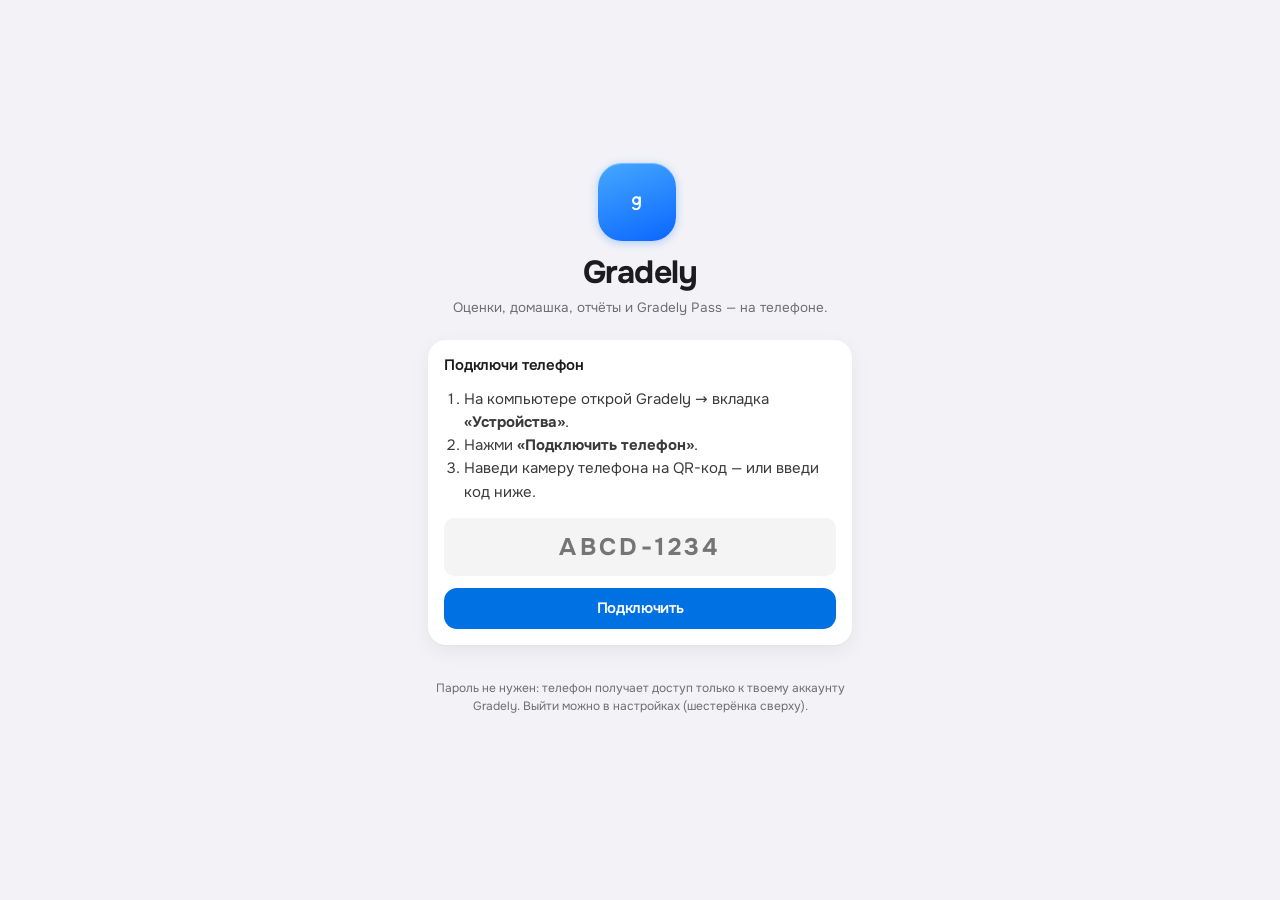
<file: index.html>
<!doctype html>
<html lang="ru">
<head>
<meta charset="utf-8">
<meta name="viewport" content="width=device-width, initial-scale=1, viewport-fit=cover">
<title>Gradely</title>
<meta name="description" content="Оценки, домашка, отчёты и Gradely Pass из Электронного дневника СПб">
<meta name="theme-color" content="#EEF1F8" media="(prefers-color-scheme: light)">
<meta name="theme-color" content="#05060B" media="(prefers-color-scheme: dark)">
<meta name="apple-mobile-web-app-capable" content="yes">
<meta name="mobile-web-app-capable" content="yes">
<meta name="apple-mobile-web-app-status-bar-style" content="black-translucent">
<meta name="apple-mobile-web-app-title" content="Gradely">
<link rel="manifest" href="manifest.webmanifest">
<link rel="apple-touch-icon" href="icons/apple-touch-icon.png">
<link rel="icon" type="image/png" href="icons/favicon64.png">
<link rel="stylesheet" href="shared/ui.css?v=202610231501">
<link rel="stylesheet" href="shared/pass.css?v=202610231501">
<link rel="stylesheet" href="app/web.css?v=202610231501">
<script>window.PMG_WEB_VERSION = '202610231501';</script>
</head>
<body class="pmg-page web-body">
<div id="app"><div style="min-height:100vh;display:grid;place-items:center;font-family:system-ui;color:#8A90A6">Gradely…</div></div>
<script src="app/shim.js?v=202610231501"></script>
<script src="shared/config.js?v=202610231501"></script>
<script src="shared/calc.js?v=202610231501"></script>
<script src="shared/homework.js?v=202610231501"></script>
<script src="shared/charts.js?v=202610231501"></script>
<script src="shared/season.js?v=202610231501"></script>
<script src="shared/gfx.js?v=202610231501"></script>
<script src="shared/ui.js?v=202610231501"></script>
<script src="shared/pass.js?v=202610231501"></script>
<script src="shared/net.js?v=202610231501"></script>
<script src="shared/cloud.js?v=202610231501"></script>
<script src="shared/devices.js?v=202610231501"></script>
<script src="shared/profile.js?v=202610231501"></script>
<script src="shared/bridge.js?v=202610231501"></script>
<script src="shared/ownhw.js?v=202610231501"></script>
<script src="shared/report.js?v=202610231501"></script>
<script src="shared/engine.js?v=202610231501"></script>
<script src="shared/game.js?v=202610231501"></script>
<script src="app/web.js?v=202610231501"></script>
</body>
</html>
</file>
<file: shared/ui.css>
/* Gradely: спокойный интерфейс в духе Apple — белые карточки, тонкие линии, один синий цвет. */
:host, .pmg-page {
  --tint: rgba(0, 0, 0, .28);
  --glow-1: transparent; --glow-2: transparent;
  --glass: rgba(255, 255, 255, .78);
  --glass-2: rgba(118, 118, 128, .08);
  --glass-3: #FFFFFF;
  --stroke: rgba(60, 60, 67, .10);
  --hair: rgba(60, 60, 67, .12);
  --hair-2: rgba(60, 60, 67, .20);
  --ink: #1C1C1E;
  --ink-2: #3A3A3C;
  --soft: #6E6E73;
  --accent: #0071E3;
  --accent-soft: rgba(0, 113, 227, .10);
  --on-accent: #FFFFFF;
  --ring-1: #0A84FF; --ring-2: #5AC8FA; --ring-3: #5E5CE6;
  --m5: #248A3D;
  --m4: #0071E3;
  --m3: #C93400;
  --m2: #D70015;
  --ill: #8944AB;
  --ok: #0071A4;
  --unk: #D70015;
  --shadow: 0 30px 80px rgba(0, 0, 0, .18), 0 0 0 .5px rgba(0, 0, 0, .06);
  --card-shadow: 0 1px 2px rgba(0, 0, 0, .04), 0 6px 20px rgba(0, 0, 0, .06);
  --sans: -apple-system, BlinkMacSystemFont, "SF Pro Text", "PMG Onest", "Segoe UI", system-ui, sans-serif;
  --display: -apple-system, BlinkMacSystemFont, "SF Pro Display", "PMG Onest", "Segoe UI", system-ui, sans-serif;
  --rounded: ui-rounded, -apple-system, BlinkMacSystemFont, "SF Pro Rounded", "PMG Onest", system-ui, sans-serif;
  --brand: linear-gradient(160deg, #46A8FF 0%, #0A66FF 100%);
  --brand-text: linear-gradient(100deg, #0071E3, #0A84FF);
  --menu-bg: #FFFFFF;
  --page-bg: #F2F2F7;
  --fx-1: transparent; --fx-2: transparent; --fx-spot: transparent; --glare: transparent;
  --glyph: transparent;
  --lift-shadow: 0 2px 6px rgba(0, 0, 0, .05), 0 14px 34px rgba(0, 0, 0, .10);
  --spring: cubic-bezier(.34, 1.56, .64, 1);
  --radius: 18px;
  color-scheme: light;
}
:host { all: initial; }
:host([data-theme="dark"]), .pmg-page[data-theme="dark"] {
    --tint: rgba(0, 0, 0, .55);
    --glass: rgba(28, 28, 30, .78);
    --glass-2: rgba(118, 118, 128, .24);
    --glass-3: #1C1C1E;
    --stroke: rgba(84, 84, 88, .36);
    --hair: rgba(84, 84, 88, .48);
    --hair-2: rgba(84, 84, 88, .65);
    --ink: #F5F5F7;
    --ink-2: #D1D1D6;
    --soft: #98989D;
    --accent: #0A84FF;
    --accent-soft: rgba(10, 132, 255, .18);
    --on-accent: #FFFFFF;
    --m5: #30D158;
    --m4: #0A84FF;
    --m3: #FF9F0A;
    --m2: #FF453A;
    --ill: #BF5AF2;
    --ok: #64D2FF;
    --unk: #FF453A;
    --shadow: 0 30px 80px rgba(0, 0, 0, .7), 0 0 0 .5px rgba(255, 255, 255, .08);
    --card-shadow: 0 0 0 .5px rgba(255, 255, 255, .06);
    --brand-text: linear-gradient(100deg, #0A84FF, #64D2FF);
    --menu-bg: #1C1C1E;
    --page-bg: #000000;
    --lift-shadow: 0 14px 34px rgba(0, 0, 0, .55);
    color-scheme: dark;
}
@media (prefers-color-scheme: dark) {
  :host(:not([data-theme="light"])), .pmg-page:not([data-theme="light"]) {
      --tint: rgba(0, 0, 0, .55);
      --glass: rgba(28, 28, 30, .78);
      --glass-2: rgba(118, 118, 128, .24);
      --glass-3: #1C1C1E;
      --stroke: rgba(84, 84, 88, .36);
      --hair: rgba(84, 84, 88, .48);
      --hair-2: rgba(84, 84, 88, .65);
      --ink: #F5F5F7;
      --ink-2: #D1D1D6;
      --soft: #98989D;
      --accent: #0A84FF;
      --accent-soft: rgba(10, 132, 255, .18);
      --on-accent: #FFFFFF;
      --m5: #30D158;
      --m4: #0A84FF;
      --m3: #FF9F0A;
      --m2: #FF453A;
      --ill: #BF5AF2;
      --ok: #64D2FF;
      --unk: #FF453A;
      --shadow: 0 30px 80px rgba(0, 0, 0, .7), 0 0 0 .5px rgba(255, 255, 255, .08);
      --card-shadow: 0 0 0 .5px rgba(255, 255, 255, .06);
      --brand-text: linear-gradient(100deg, #0A84FF, #64D2FF);
      --menu-bg: #1C1C1E;
      --page-bg: #000000;
      --lift-shadow: 0 14px 34px rgba(0, 0, 0, .55);
      color-scheme: dark;
  }
}

* { box-sizing: border-box; }
button, select, input { font: inherit; color: inherit; }
button { cursor: pointer; }
:focus-visible { outline: 2px solid var(--accent); outline-offset: 2px; border-radius: 8px; }
.sr { position: absolute; width: 1px; height: 1px; overflow: hidden; clip: rect(0 0 0 0); }

/* ---------- Кнопка в углу ---------- */
.launcher {
  position: fixed; right: 24px; bottom: 24px; z-index: 2;
  display: flex; align-items: center; gap: 10px;
  padding: 6px 16px 6px 6px; border: 1px solid var(--stroke); border-radius: 999px;
  background: var(--glass); color: var(--ink);
  -webkit-backdrop-filter: blur(20px) saturate(180%); backdrop-filter: blur(20px) saturate(180%);
  font: 600 14px/1 var(--sans); letter-spacing: -.01em;
  box-shadow: 0 10px 30px rgba(8, 12, 30, .18);
  transition: transform .2s ease, box-shadow .2s ease;
}
.launcher:hover { transform: translateY(-2px); box-shadow: 0 16px 40px rgba(8, 12, 30, .24); }
.launcher-mark {
  width: 34px; height: 34px; display: grid; place-items: center; border-radius: 50%;
  background: var(--brand); color: #fff;
}
.launcher-avg { font-variant-numeric: tabular-nums; color: var(--soft); font-weight: 600; }
.launcher-avg:empty { display: none; }
.launcher-badge {
  position: absolute; top: -5px; left: 26px; min-width: 20px; height: 20px; padding: 0 6px;
  border-radius: 10px; background: var(--m2); color: #fff; font: 700 11px/20px var(--sans); text-align: center;
  box-shadow: 0 0 0 2px var(--glass-3);
}
.launcher-badge[hidden] { display: none; }

/* ---------- Панель справа на сайте ---------- */
.launcher.hide { opacity: 0; pointer-events: none; transform: translateY(10px); }
.panel {
  display: flex; flex-direction: column; overflow: hidden;
  color: var(--ink-2); font: 400 14.5px/1.5 var(--sans);
  font-variant-numeric: tabular-nums;
}
.panel[hidden] { display: none; }
.panel.drawer {
  position: fixed; top: 10px; right: 10px; bottom: 10px; z-index: 3;
  width: min(560px, calc(100vw - 20px));
  border-radius: 22px; border: 1px solid var(--stroke);
  background: var(--glass);
  -webkit-backdrop-filter: blur(36px) saturate(180%); backdrop-filter: blur(36px) saturate(180%);
  box-shadow: var(--shadow);
  animation: slide .32s cubic-bezier(.2, .8, .2, 1) both;
}
@keyframes slide { from { opacity: 0; transform: translateX(30px); } }
@keyframes fade { from { opacity: 0; } }

/* ---------- Отдельная вкладка ---------- */
body.pmg-page {
  margin: 0; min-height: 100vh;
  background: var(--page-bg, #F2F2F7);
  background-attachment: fixed;
  font-family: var(--sans);
}
.panel.page {
  height: 100vh; max-width: 1360px; margin: 0 auto;
  border-left: 1px solid var(--hair); border-right: 1px solid var(--hair);
  background: var(--glass);
  -webkit-backdrop-filter: blur(30px) saturate(170%); backdrop-filter: blur(30px) saturate(170%);
}

.head {
  display: flex; align-items: center; justify-content: space-between; gap: 16px;
  padding: 16px 22px; border-bottom: 1px solid var(--hair);
}
.brand { display: flex; align-items: center; gap: 12px; min-width: 0; }
.brand-mark {
  width: 36px; height: 36px; flex: none; display: grid; place-items: center; border-radius: 11px;
  background: var(--brand); color: #fff;
  box-shadow: 0 6px 18px rgba(99, 102, 241, .35), inset 0 1px 0 rgba(255, 255, 255, .35);
}
.brand-name { font: 700 17px/1.2 var(--sans); letter-spacing: -.02em; background: var(--brand-text); -webkit-background-clip: text; background-clip: text; color: transparent; }
.who { font-size: 12.5px; color: var(--soft); white-space: nowrap; overflow: hidden; text-overflow: ellipsis; }
.school::before { content: ", "; }
.school:empty::before { content: ""; }
.head-tools { display: flex; align-items: center; gap: 6px; }
.period select {
  appearance: none; padding: 8px 32px 8px 14px; border: 1px solid var(--hair-2); border-radius: 10px;
  background: var(--glass-2) url("data:image/svg+xml,%3Csvg xmlns='http://www.w3.org/2000/svg' width='12' height='12'%3E%3Cpath d='M2 4l4 4 4-4' fill='none' stroke='%23878EA3' stroke-width='1.6'/%3E%3C/svg%3E") no-repeat right 11px center;
  font-size: 13.5px; font-weight: 500; color: var(--ink-2);
}
.period select option, .subj-select select option { background: var(--menu-bg); color: var(--ink); }
select, input[type=date] { color-scheme: inherit; }
.icon-btn {
  width: 36px; height: 36px; display: grid; place-items: center; border: 1px solid transparent; border-radius: 10px;
  background: none; color: var(--soft); transition: background .15s, color .15s;
}
.icon-btn:hover { background: var(--glass-2); border-color: var(--hair); color: var(--ink); }
.icon-btn.spin svg { animation: spin 1s linear infinite; }
@keyframes spin { to { transform: rotate(360deg); } }

.layout { flex: 1; display: grid; grid-template-columns: 196px 1fr; min-height: 0; }
.tabs { display: flex; flex-direction: column; gap: 2px; padding: 18px 12px; border-right: 1px solid var(--hair); }
.drawer .layout { grid-template-columns: 1fr; grid-template-rows: auto 1fr; }
.drawer .tabs { flex-direction: row; flex-wrap: wrap; gap: 3px; padding: 8px 10px; border-right: 0; border-bottom: 1px solid var(--hair); }
.drawer .tabs::-webkit-scrollbar { display: none; }
.drawer .tab { flex: 1 1 auto; white-space: nowrap; padding: 7px 6px; font-size: 13px; text-align: center; }
.drawer .head { padding: 14px 14px 12px 16px; }
.drawer .brand-mark { width: 32px; height: 32px; border-radius: 10px; }
.tab {
  text-align: left; padding: 9px 14px; border: 1px solid transparent; border-radius: 10px; background: none;
  font-size: 14px; font-weight: 500; color: var(--soft); transition: color .15s, background .15s;
}
.tab:hover { color: var(--ink); background: var(--glass-2); }
.tab.on { color: var(--ink); font-weight: 600; }
.tab-more { display: contents; }
.more-btn { display: inline-flex; align-items: center; justify-content: center; gap: 4px; }
.more-btn svg { transition: transform .2s; }
.tab-more.open .more-btn svg { transform: rotate(180deg); }
.more-menu { display: flex; flex-direction: column; gap: 2px; padding: 2px 0 2px 10px; border-left: 2px solid var(--hair); margin: 2px 0 2px 14px; }
.more-menu button { text-align: left; padding: 7px 12px; border: 0; border-radius: 9px; background: none; font: 500 13.5px var(--sans); color: var(--soft); cursor: pointer; }
.more-menu button:hover { color: var(--ink); background: var(--glass-2); }
.more-menu button.on { color: var(--accent); font-weight: 600; }
.drawer .more-menu { flex: 1 1 100%; flex-direction: row; justify-content: center; border-left: 0; border-top: 1px dashed var(--hair-2); margin: 4px 0 0; padding: 6px 0 0; }

.sheet { position: relative; overflow: auto; padding: 28px 32px 44px; outline: none; container: sheet / inline-size; }
.drawer .sheet { padding: 18px 18px 30px; }

h2 { font: 600 15px/1.3 var(--sans); color: var(--ink); margin: 0 0 14px; letter-spacing: -.01em; }
h3 { font: 600 14px/1.3 var(--sans); color: var(--ink); margin: 0 0 12px; letter-spacing: -.01em; }
section { margin-bottom: 22px; }
p { margin: 0 0 8px; }
.lead { font-size: 16px; color: var(--ink-2); }
.muted { color: var(--soft); font-size: 13.5px; }
.err { color: var(--m2); }
.ok { color: var(--m5); font-weight: 600; }
.two { display: grid; grid-template-columns: 1fr 1fr; gap: 22px; }
.two > section, .card, .chart-box, .subj-table-wrap {
  background: var(--glass-2); border: 1px solid var(--hair); border-radius: 18px; padding: 20px 22px;
  box-shadow: var(--card-shadow);
}
.link { border: 0; background: none; padding: 0; color: var(--accent); font-weight: 600; }
.link:hover { text-decoration: underline; text-underline-offset: 3px; }
.btn { padding: 9px 16px; border: 1px solid var(--hair-2); border-radius: 10px; background: var(--glass-3); font-weight: 600; }

/* Оценки: плитки с мягкой подложкой */
.mark {
  display: inline-grid; place-items: center; width: 28px; height: 28px; flex: none;
  border-radius: 8px; font: 600 14px/1 var(--sans); margin-right: 6px;
}
.mark.sm { width: 22px; height: 22px; font-size: 12px; border-radius: 6px; margin: 0; }
.m5 { color: var(--m5); } .m4 { color: var(--m4); } .m3 { color: var(--m3); } .m2 { color: var(--m2); } .m0 { color: var(--soft); }
.mark.m5 { background: color-mix(in srgb, var(--m5) 14%, transparent); }
.mark.m4 { background: color-mix(in srgb, var(--m4) 14%, transparent); }
.mark.m3 { background: color-mix(in srgb, var(--m3) 16%, transparent); }
.mark.m2 { background: color-mix(in srgb, var(--m2) 14%, transparent); }
.mark.m0 { background: var(--hair); }
.mark.ghost { background: none; box-shadow: inset 0 0 0 1.5px currentColor; opacity: .55; }
.mark.pop { animation: pop .35s cubic-bezier(.3, 1.6, .5, 1) both; }
@keyframes pop { from { transform: scale(.5); opacity: 0; } }

/* ---------- Сводка ---------- */
.hero {
  display: grid; grid-template-columns: auto 1fr auto; gap: 34px; align-items: center;
  padding: 22px 26px; margin-bottom: 22px; border-radius: 22px; border: 1px solid var(--stroke);
  background:
    radial-gradient(120% 140% at 0% 0%, var(--accent-soft), transparent 60%),
    var(--glass-2);
  box-shadow: var(--card-shadow);
}
.gauge-wrap { position: relative; width: 236px; height: 150px; }
.gauge { width: 100%; height: auto; display: block; overflow: visible; }
.g-track { fill: none; stroke: var(--hair-2); stroke-width: 12; stroke-linecap: round; }
.g-arc { fill: none; stroke-width: 12; stroke-linecap: round; stroke-dashoffset: var(--off); }
.gauge.anim .g-arc { animation: gauge 1.1s cubic-bezier(.25, .8, .25, 1) both; }
@keyframes gauge { from { stroke-dashoffset: var(--len); } }
.g-tick { font: 500 11px var(--sans); fill: var(--soft); }
.hero-avg {
  position: absolute; left: 0; right: 0; bottom: 18px; text-align: center;
  font: 600 52px/1 var(--sans); letter-spacing: -.035em; color: var(--ink);
}
.hero-cap { position: absolute; left: 0; right: 0; bottom: 0; text-align: center; font-size: 12px; color: var(--soft); }
.hero-text p { margin-bottom: 4px; color: var(--soft); }
.hero-text .lead { color: var(--ink); font-weight: 500; }
.forecast { display: flex; flex-wrap: wrap; align-items: center; gap: 4px; font-size: 13.5px; margin-top: 12px !important; }
.times { margin-right: 12px; color: var(--ink-2); font-weight: 600; }
.fc { white-space: nowrap; display: inline-flex; align-items: center; }
.facts { display: flex; flex-direction: column; gap: 10px; }
.fact {
  display: flex; align-items: baseline; gap: 10px; padding: 12px 16px; min-width: 220px;
  border: 1px solid var(--hair); border-radius: 14px; background: var(--glass-3); text-align: left;
  transition: border-color .15s, transform .15s;
}
.fact:hover { border-color: var(--accent); transform: translateY(-1px); }
.fact b { font: 600 24px/1 var(--sans); color: var(--ink); letter-spacing: -.02em; }
.fact span { font-size: 13px; color: var(--soft); }
.fact span:only-child { font-size: 13.5px; color: var(--accent); font-weight: 600; padding: 5px 0; }

.tips { list-style: none; margin: 0; padding: 0; }
.tips li { padding: 10px 0 10px 18px; position: relative; border-bottom: 1px solid var(--hair); font-size: 14px; }
.tips li:last-child { border-bottom: 0; }
.tips li::before { content: ""; position: absolute; left: 0; top: 18px; width: 7px; height: 7px; border-radius: 50%; }
.tip-up::before { background: var(--m5); box-shadow: 0 0 0 4px color-mix(in srgb, var(--m5) 18%, transparent); }
.tip-risk::before { background: var(--m2); box-shadow: 0 0 0 4px color-mix(in srgb, var(--m2) 18%, transparent); }
.tip-few::before { background: var(--m3); box-shadow: 0 0 0 4px color-mix(in srgb, var(--m3) 18%, transparent); }

.fresh { list-style: none; margin: 0; padding: 0; display: grid; gap: 10px; }
.fresh li { display: flex; align-items: center; gap: 6px; }
.fresh small, .mark-list small { display: block; color: var(--soft); font-size: 12px; }

.subj-table {
  display: flex; flex-direction: column;
  background: var(--glass-2); border: 1px solid var(--hair); border-radius: 18px; padding: 6px; box-shadow: var(--card-shadow);
}
.subj-row {
  display: grid; grid-template-columns: minmax(160px, 1.3fr) 2fr 44px 22px 104px; align-items: center; gap: 16px;
  padding: 9px 14px; border: 0; border-radius: 12px; background: none; text-align: left;
  transition: background .15s;
}
.subj-row + .subj-row { box-shadow: 0 -1px 0 var(--hair); }
.subj-row:hover { background: var(--glass-3); box-shadow: none; }
.subj-row:hover + .subj-row { box-shadow: none; }
.subj-name { font-weight: 500; color: var(--ink); }
.strip { display: flex; gap: 4px; flex-wrap: wrap; }
.trend { font-size: 16px; text-align: center; color: var(--soft); }
.trend.up { color: var(--m5); }
.trend.down { color: var(--m2); }
.will { display: flex; align-items: center; gap: 8px; justify-content: flex-end; font-size: 12.5px; color: var(--soft); }
.will .mark { margin: 0; }

.settings { padding-top: 6px; margin-top: 10px; }
.seg-ctl { display: inline-flex; flex-wrap: wrap; align-items: center; gap: 4px; margin-bottom: 10px; }
.seg-ctl > span { margin-right: 8px; color: var(--soft); font-size: 13.5px; }
.seg-ctl button {
  min-width: 42px; padding: 6px 14px; border: 1px solid var(--hair); border-radius: 10px; background: var(--glass-2);
  font-weight: 600; font-size: 13.5px; color: var(--soft); transition: all .15s;
}
.seg-ctl button:hover { color: var(--ink); }
.seg-ctl button.on { color: var(--on-accent); background: var(--accent); border-color: transparent; box-shadow: 0 4px 12px color-mix(in srgb, var(--accent) 35%, transparent); }

/* Кольца */
.ring { color: var(--soft); flex: none; }
.ring.m5 { color: var(--m5); } .ring.m4 { color: var(--m4); } .ring.m3 { color: var(--m3); } .ring.m2 { color: var(--m2); }
.ring-track { fill: none; stroke: var(--hair-2); stroke-width: 4; }
.ring-arc { fill: none; stroke: currentColor; stroke-width: 4; stroke-linecap: round; stroke-dashoffset: var(--off); animation: ring .9s cubic-bezier(.3, .7, .2, 1) both; }
.ring-text { font-family: var(--sans); font-weight: 600; fill: var(--ink); letter-spacing: -.02em; }
@keyframes ring { from { stroke-dashoffset: var(--c); } }

/* ---------- Предметы ---------- */
.subj-layout { display: grid; grid-template-columns: 236px 1fr; gap: 24px; }
.subj-list {
  display: flex; flex-direction: column; gap: 1px; position: sticky; top: 0; align-self: start;
  background: var(--glass-2); border: 1px solid var(--hair); border-radius: 18px; padding: 6px; box-shadow: var(--card-shadow);
}
.subj-item { display: flex; justify-content: space-between; align-items: center; gap: 8px; padding: 8px 12px; border: 0; border-radius: 10px; background: none; text-align: left; font-size: 13.5px; color: var(--ink-2); }
.subj-item:hover { background: var(--glass-3); }
.subj-item.on { background: var(--accent); color: var(--on-accent); font-weight: 600; }
.subj-item b { font-weight: 600; font-size: 13px; }
.subj-item.on b { color: var(--on-accent); }
.detail-head { display: flex; align-items: center; gap: 18px; margin-bottom: 20px; }
.detail-head p { display: flex; align-items: center; gap: 6px; color: var(--soft); flex-wrap: wrap; margin: 0; }
.detail-title { font-size: 24px; margin: 0 0 6px; letter-spacing: -.02em; }
.chart-box { margin-bottom: 22px; padding-bottom: 10px; }

.line-chart { width: 100%; height: auto; display: block; overflow: visible; }
.line-chart .grid { stroke: var(--hair); stroke-width: 1; }
.line-chart .axis { font: 500 12px var(--sans); fill: var(--soft); }
.line-chart .bound { stroke: var(--soft); stroke-width: 1; stroke-dasharray: 2 5; opacity: .55; }
.line-chart .bound-label { font: 500 11px var(--sans); fill: var(--soft); }
.line-chart .area { fill: url(#pmg-area); animation: fade .8s ease .4s both; }
.line-chart .area-top { stop-color: var(--accent); stop-opacity: .22; }
.line-chart .area-bot { stop-color: var(--accent); stop-opacity: 0; }
.line-chart .dot { stroke: var(--glass-3); stroke-width: 2; animation: fade .3s ease both .7s; }
.line-chart .dot.m5 { fill: var(--m5); } .line-chart .dot.m4 { fill: var(--m4); } .line-chart .dot.m3 { fill: var(--m3); } .line-chart .dot.m2 { fill: var(--m2); }
.line-chart .dot.hyp { fill: none; stroke-width: 2; animation: none; }
.line-chart .dot.hyp.m5 { stroke: var(--m5); } .line-chart .dot.hyp.m4 { stroke: var(--m4); } .line-chart .dot.hyp.m3 { stroke: var(--m3); } .line-chart .dot.hyp.m2 { stroke: var(--m2); }
.line-chart .pen { fill: none; stroke: var(--accent); stroke-width: 2.4; stroke-linecap: round; stroke-linejoin: round; stroke-dasharray: 1; animation: draw 1.1s ease-in-out both; }
.line-chart .pen.hyp { stroke-dasharray: 5 5; animation: none; opacity: .75; }
.line-chart .pen-end { fill: var(--accent); stroke: var(--glass-3); stroke-width: 3; }
.line-chart .hit { fill: transparent; }
.line-chart .hit:hover { fill: color-mix(in srgb, var(--accent) 8%, transparent); }
@keyframes draw { from { stroke-dashoffset: 1; } to { stroke-dashoffset: 0; } }

.calc-list { list-style: none; padding: 0; margin: 0; display: grid; gap: 8px; }
.calc-list li { display: flex; align-items: center; font-size: 14px; }
.calc-list .or { color: var(--soft); font-size: 12px; padding-left: 4px; }
.add-row { display: flex; gap: 8px; margin-bottom: 14px; }
.add {
  width: 52px; height: 40px; border: 1px solid var(--hair-2); border-radius: 12px; background: var(--glass-3);
  font: 600 15px/1 var(--sans); transition: transform .1s, border-color .15s;
}
.add:hover { border-color: currentColor; }
.add:active { transform: scale(.94); }
.hyp-marks { display: flex; flex-wrap: wrap; align-items: center; gap: 4px; margin-bottom: 12px; }
.mark.hypo { border: 0; cursor: pointer; box-shadow: inset 0 0 0 1.5px currentColor; background: none; animation: pop .3s cubic-bezier(.3, 1.6, .5, 1) both; }
.mark.hypo:hover { opacity: .5; }
.whatif-res { display: flex; align-items: center; gap: 6px; flex-wrap: wrap; font-size: 14.5px; }
.whatif-res b { font: 600 26px/1 var(--sans); color: var(--ink); letter-spacing: -.02em; margin: 0 2px; }

.dist { display: grid; gap: 10px; }
.dist-row, .hbar { display: grid; grid-template-columns: 34px 1fr 30px; align-items: center; gap: 10px; }
.hbar { grid-template-columns: minmax(120px, 190px) 1fr 28px; font-size: 13.5px; }
.hbar-name { white-space: nowrap; overflow: hidden; text-overflow: ellipsis; }
.dist-track { height: 10px; background: var(--hair); border-radius: 6px; overflow: hidden; }
.dist-bar { display: block; height: 100%; width: var(--w); border-radius: 6px; transform-origin: left; animation: grow .8s cubic-bezier(.2, .8, .2, 1) both; animation-delay: var(--d); }
.dist-bar.m5 { background: var(--m5); } .dist-bar.m4 { background: var(--m4); } .dist-bar.m3 { background: var(--m3); } .dist-bar.m2 { background: var(--m2); }
.dist-bar.r-bar { background: linear-gradient(90deg, color-mix(in srgb, var(--accent) 60%, transparent), var(--accent)); }
.dist-n { font-weight: 600; text-align: right; color: var(--ink); }
@keyframes grow { from { transform: scaleX(0); } }

.mark-list { list-style: none; margin: 0; padding: 0; max-height: 300px; overflow: auto; }
.mark-list li { display: grid; grid-template-columns: 36px 1fr auto; align-items: center; padding: 7px 0; border-bottom: 1px solid var(--hair); font-size: 13.5px; }
.mark-list li:last-child { border-bottom: 0; }
.mark-list time { color: var(--soft); font-size: 12.5px; }

/* ---------- Домашка ---------- */
.hw-top { display: flex; justify-content: space-between; align-items: baseline; gap: 12px; margin-bottom: 20px; }
.hw-day h2 { display: flex; align-items: center; gap: 10px; }
.hw-day.soon h2::before { content: ""; width: 8px; height: 8px; border-radius: 50%; background: var(--accent); box-shadow: 0 0 0 4px var(--accent-soft); }
.hw-day.past { opacity: .55; }
.all-done { font-size: 12px; font-weight: 600; color: var(--m5); padding: 3px 10px; border-radius: 999px; background: color-mix(in srgb, var(--m5) 14%, transparent); }
.hw-list { display: grid; gap: 8px; }
.hw {
  display: grid; grid-template-columns: 24px 1fr auto; gap: 12px; align-items: start; padding: 14px 16px;
  background: var(--glass-2); border: 1px solid var(--hair); border-radius: 16px; box-shadow: var(--card-shadow);
  transition: border-color .15s, background .15s;
}
.hw:hover { border-color: var(--hair-2); }
.hw.compact { box-shadow: none; background: var(--glass-3); grid-template-columns: 24px 1fr; }
.hw-check { position: relative; cursor: pointer; padding-top: 1px; }
.hw-check input { position: absolute; opacity: 0; width: 1px; height: 1px; }
.check { display: block; width: 22px; height: 22px; border: 1.5px solid var(--hair-2); border-radius: 7px; position: relative; background: var(--glass-3); transition: background .15s, border-color .15s; }
.hw-check input:focus-visible + .check { outline: 2px solid var(--accent); outline-offset: 2px; }
.hw.done .check { background: var(--m5); border-color: var(--m5); }
.hw.done .check::after { content: ""; position: absolute; left: 6.5px; top: 2.5px; width: 5px; height: 10px; border: solid #fff; border-width: 0 2px 2px 0; transform: rotate(45deg); animation: pop .25s ease both; }
.hw-body b { display: block; color: var(--ink); font-weight: 600; margin-bottom: 2px; }
.hw-text { display: block; overflow-wrap: anywhere; }
.hw.done .hw-text { text-decoration: line-through; color: var(--soft); }
.hw-body small { display: block; color: var(--soft); font-size: 12px; margin-top: 6px; }
.hw-text a { color: var(--accent); }
.files { display: flex; flex-wrap: wrap; gap: 6px; margin-top: 8px; }
.file { font-size: 12px; padding: 3px 10px; border: 1px solid var(--hair); border-radius: 8px; background: var(--glass-3); }

/* ---------- Пропуски ---------- */
.abs-hero {
  padding: 22px 26px; border-radius: 22px; border: 1px solid var(--stroke);
  background: radial-gradient(120% 140% at 0% 0%, var(--accent-soft), transparent 60%), var(--glass-2);
  box-shadow: var(--card-shadow);
}
.big { font: 600 44px/1 var(--sans); color: var(--ink); letter-spacing: -.03em; margin-right: 6px; }
.stacked { display: flex; height: 12px; border-radius: 6px; overflow: hidden; gap: 3px; margin: 18px 0 12px; }
.seg { width: var(--w); border-radius: 3px; transform-origin: left; animation: grow .8s cubic-bezier(.2, .8, .2, 1) both; animation-delay: var(--d); }
.r-ill { background: var(--ill); } .r-ok { background: var(--ok); } .r-unk { background: var(--unk); } .r-other { background: var(--soft); }
.legend { display: flex; flex-wrap: wrap; gap: 20px; font-size: 13px; color: var(--soft); }
.legend b { color: var(--ink); }
.sw { display: inline-block; width: 8px; height: 8px; border-radius: 50%; margin-right: 7px; vertical-align: 1px; }
.hbars { display: grid; gap: 9px; }
.abs-days { list-style: none; margin: 0; padding: 0; max-height: 440px; overflow: auto; }
.abs-days li { display: grid; grid-template-columns: 56px 1fr auto; gap: 12px; align-items: start; padding: 10px 0; border-bottom: 1px solid var(--hair); font-size: 13.5px; }
.abs-days li:last-child { border-bottom: 0; }
.abs-days time { font-weight: 600; color: var(--ink); }
.abs-days small { display: block; color: var(--soft); font-size: 12px; }
.reason { font-style: normal; font-size: 11.5px; font-weight: 600; padding: 3px 9px; border-radius: 999px; white-space: nowrap; background: none; }
.reason.r-ill { color: var(--ill); background: color-mix(in srgb, var(--ill) 14%, transparent); }
.reason.r-ok { color: var(--ok); background: color-mix(in srgb, var(--ok) 14%, transparent); }
.reason.r-unk { color: var(--unk); background: color-mix(in srgb, var(--unk) 14%, transparent); }

/* ---------- Итоговые ---------- */
.table-wrap { overflow: auto; background: var(--glass-2); border: 1px solid var(--hair); border-radius: 18px; box-shadow: var(--card-shadow); }
.finals { border-collapse: collapse; width: 100%; font-size: 13.5px; }
.finals th, .finals td { padding: 8px 12px; border-bottom: 1px solid var(--hair); text-align: center; white-space: nowrap; }
.finals tbody tr:last-child > * { border-bottom: 0; }
.finals tbody tr:hover > * { background: var(--glass-3); }
.finals th[scope="row"] { text-align: left; font-weight: 500; color: var(--ink); white-space: normal; min-width: 180px; }
.finals thead th { font-weight: 600; color: var(--soft); font-size: 12px; position: sticky; top: 0; background: var(--glass); -webkit-backdrop-filter: blur(20px); backdrop-filter: blur(20px); }
.finals td.past { opacity: .8; }
.finals thead th.past:first-of-type, .finals td.past { border-left: 0; }
.finals .mark { margin: 0; }
.word { font-size: 12px; color: var(--soft); }

/* ---------- Шапка: статус ---------- */
.brand-text { min-width: 0; }
.who { display: flex; gap: 8px; flex-wrap: wrap; }
.status { color: var(--soft); }
.status::before { content: ""; display: inline-block; width: 6px; height: 6px; border-radius: 50%; background: var(--m5); margin-right: 6px; vertical-align: 1px; }
.status.bad::before { background: var(--m2); }
.drawer .who { font-size: 12px; display: block; }
.drawer .who-name { display: none; }
.drawer .period select { padding: 7px 28px 7px 10px; font-size: 13px; }
.drawer .icon-btn { width: 32px; height: 32px; }
.icon-btn[disabled] { opacity: .3; pointer-events: none; }
.row-btns { display: flex; gap: 10px; justify-content: center; margin-top: 8px; }
.btn.primary { background: var(--accent); color: var(--on-accent); border-color: transparent; text-decoration: none; }
.card { margin-bottom: 18px; }

/* ---------- Мини-домашка и проверочные ---------- */
.hw-mini { list-style: none; margin: 0; padding: 0; }
.hw-mini li { padding: 8px 0; border-bottom: 1px solid var(--hair); font-size: 13.5px; }
.hw-mini li:last-child { border-bottom: 0; }
.hw-mini b { display: block; color: var(--ink); font-weight: 600; }
.hw-mini span { color: var(--ink-2); overflow-wrap: anywhere; }
.hw-mini li.done span { text-decoration: line-through; color: var(--soft); }
.checks { list-style: none; margin: 0; padding: 0; display: grid; gap: 10px; }
.checks li { display: grid; grid-template-columns: 46px 1fr; gap: 12px; align-items: center; font-size: 13.5px; }
.checks small { display: block; color: var(--soft); font-size: 12px; }
.check-date { display: grid; place-items: center; height: 46px; border-radius: 12px; background: var(--accent-soft); color: var(--accent); font-size: 11px; line-height: 1.1; }
.check-date b { font-size: 18px; font-weight: 600; }



/* ---------- Домашка ---------- */
.hw-top { display: flex; justify-content: space-between; align-items: baseline; gap: 12px; margin-bottom: 20px; }
.hw-day h2 { display: flex; align-items: center; gap: 10px; }
.hw-day.soon h2::before { content: ""; width: 8px; height: 8px; border-radius: 50%; background: var(--accent); box-shadow: 0 0 0 4px var(--accent-soft); }
.hw-day.past { opacity: .55; }
.all-done { font-size: 12px; font-weight: 600; color: var(--m5); padding: 3px 10px; border-radius: 999px; background: color-mix(in srgb, var(--m5) 14%, transparent); }
.hw-list { display: grid; gap: 8px; }
.hw {
  display: grid; grid-template-columns: 24px 1fr auto; gap: 12px; align-items: start; padding: 14px 16px;
  background: var(--glass-2); border: 1px solid var(--hair); border-radius: 16px; box-shadow: var(--card-shadow);
  transition: border-color .15s, background .15s;
}
.hw:hover { border-color: var(--hair-2); }
.hw.compact { box-shadow: none; background: var(--glass-3); grid-template-columns: 24px 1fr; }
.hw-check { position: relative; cursor: pointer; padding-top: 1px; }
.hw-check input { position: absolute; opacity: 0; width: 1px; height: 1px; }
.check { display: block; width: 22px; height: 22px; border: 1.5px solid var(--hair-2); border-radius: 7px; position: relative; background: var(--glass-3); transition: background .15s, border-color .15s; }
.hw-check input:focus-visible + .check { outline: 2px solid var(--accent); outline-offset: 2px; }
.hw.done .check { background: var(--m5); border-color: var(--m5); }
.hw.done .check::after { content: ""; position: absolute; left: 6.5px; top: 2.5px; width: 5px; height: 10px; border: solid #fff; border-width: 0 2px 2px 0; transform: rotate(45deg); animation: pop .25s ease both; }
.hw-body b { display: block; color: var(--ink); font-weight: 600; margin-bottom: 2px; }
.hw-text { display: block; overflow-wrap: anywhere; }
.hw.done .hw-text { text-decoration: line-through; color: var(--soft); }
.hw-body small { display: block; color: var(--soft); font-size: 12px; margin-top: 6px; }
.hw-text a { color: var(--accent); }
.files { display: flex; flex-wrap: wrap; gap: 6px; margin-top: 8px; }
.file { font-size: 12px; padding: 3px 10px; border: 1px solid var(--hair); border-radius: 8px; background: var(--glass-3); }

/* ---------- Пропуски ---------- */
.abs-hero {
  padding: 22px 26px; border-radius: 22px; border: 1px solid var(--stroke);
  background: radial-gradient(120% 140% at 0% 0%, var(--accent-soft), transparent 60%), var(--glass-2);
  box-shadow: var(--card-shadow);
}
.big { font: 600 44px/1 var(--sans); color: var(--ink); letter-spacing: -.03em; margin-right: 6px; }
.stacked { display: flex; height: 12px; border-radius: 6px; overflow: hidden; gap: 3px; margin: 18px 0 12px; }
.seg { width: var(--w); border-radius: 3px; transform-origin: left; animation: grow .8s cubic-bezier(.2, .8, .2, 1) both; animation-delay: var(--d); }
.r-ill { background: var(--ill); } .r-ok { background: var(--ok); } .r-unk { background: var(--unk); } .r-other { background: var(--soft); }
.legend { display: flex; flex-wrap: wrap; gap: 20px; font-size: 13px; color: var(--soft); }
.legend b { color: var(--ink); }
.sw { display: inline-block; width: 8px; height: 8px; border-radius: 50%; margin-right: 7px; vertical-align: 1px; }
.hbars { display: grid; gap: 9px; }
.abs-days { list-style: none; margin: 0; padding: 0; max-height: 440px; overflow: auto; }
.abs-days li { display: grid; grid-template-columns: 56px 1fr auto; gap: 12px; align-items: start; padding: 10px 0; border-bottom: 1px solid var(--hair); font-size: 13.5px; }
.abs-days li:last-child { border-bottom: 0; }
.abs-days time { font-weight: 600; color: var(--ink); }
.abs-days small { display: block; color: var(--soft); font-size: 12px; }
.reason { font-style: normal; font-size: 11.5px; font-weight: 600; padding: 3px 9px; border-radius: 999px; white-space: nowrap; background: none; }
.reason.r-ill { color: var(--ill); background: color-mix(in srgb, var(--ill) 14%, transparent); }
.reason.r-ok { color: var(--ok); background: color-mix(in srgb, var(--ok) 14%, transparent); }
.reason.r-unk { color: var(--unk); background: color-mix(in srgb, var(--unk) 14%, transparent); }

/* ---------- Итоговые ---------- */
.table-wrap { overflow: auto; background: var(--glass-2); border: 1px solid var(--hair); border-radius: 18px; box-shadow: var(--card-shadow); }
.finals { border-collapse: collapse; width: 100%; font-size: 13.5px; }
.finals th, .finals td { padding: 8px 12px; border-bottom: 1px solid var(--hair); text-align: center; white-space: nowrap; }
.finals tbody tr:last-child > * { border-bottom: 0; }
.finals tbody tr:hover > * { background: var(--glass-3); }
.finals th[scope="row"] { text-align: left; font-weight: 500; color: var(--ink); white-space: normal; min-width: 180px; }
.finals thead th { font-weight: 600; color: var(--soft); font-size: 12px; position: sticky; top: 0; background: var(--glass); -webkit-backdrop-filter: blur(20px); backdrop-filter: blur(20px); }
.finals td.past { opacity: .8; }
.finals thead th.past:first-of-type, .finals td.past { border-left: 0; }
.finals .mark { margin: 0; }
.word { font-size: 12px; color: var(--soft); }

/* ---------- Шапка: статус ---------- */
.brand-text { min-width: 0; }
.who { display: flex; gap: 8px; flex-wrap: wrap; }
.status { color: var(--soft); }
.status::before { content: ""; display: inline-block; width: 6px; height: 6px; border-radius: 50%; background: var(--m5); margin-right: 6px; vertical-align: 1px; }
.status.bad::before { background: var(--m2); }
.drawer .who { font-size: 12px; display: block; }
.drawer .who-name { display: none; }
.drawer .period select { padding: 7px 28px 7px 10px; font-size: 13px; }
.drawer .icon-btn { width: 32px; height: 32px; }
.icon-btn[disabled] { opacity: .3; pointer-events: none; }
.row-btns { display: flex; gap: 10px; justify-content: center; margin-top: 8px; }
.btn.primary { background: var(--accent); color: var(--on-accent); border-color: transparent; text-decoration: none; }
.card { margin-bottom: 18px; }

/* ---------- Мини-домашка и проверочные ---------- */
.hw-mini { list-style: none; margin: 0; padding: 0; }
.hw-mini li { padding: 8px 0; border-bottom: 1px solid var(--hair); font-size: 13.5px; }
.hw-mini li:last-child { border-bottom: 0; }
.hw-mini b { display: block; color: var(--ink); font-weight: 600; }
.hw-mini span { color: var(--ink-2); overflow-wrap: anywhere; }
.hw-mini li.done span { text-decoration: line-through; color: var(--soft); }
.checks { list-style: none; margin: 0; padding: 0; display: grid; gap: 10px; }
.checks li { display: grid; grid-template-columns: 46px 1fr; gap: 12px; align-items: center; font-size: 13.5px; }
.checks small { display: block; color: var(--soft); font-size: 12px; }
.check-date { display: grid; place-items: center; height: 46px; border-radius: 12px; background: var(--accent-soft); color: var(--accent); font-size: 11px; line-height: 1.1; }
.check-date b { font-size: 18px; font-weight: 600; }

/* ---------- Расписание ---------- */
.day-nav { display: flex; align-items: center; gap: 8px; margin-bottom: 16px; }
.day-title { margin: 0; flex: 0 1 auto; font-size: 18px; }
.day-nav .link { margin-left: auto; }
.lessons { list-style: none; margin: 0; padding: 0; display: grid; gap: 8px; }
.lesson {
  display: grid; grid-template-columns: 56px 1fr; gap: 14px; padding: 14px 16px;
  background: var(--glass-2); border: 1px solid var(--hair); border-radius: 16px; box-shadow: var(--card-shadow);
}
.lesson.now { border-color: var(--accent); box-shadow: 0 0 0 3px var(--accent-soft); }
.lesson.over { opacity: .62; }
.l-time { display: flex; flex-direction: column; align-items: flex-start; font-size: 12px; color: var(--soft); line-height: 1.35; }
.l-time b { font-size: 20px; font-weight: 600; color: var(--ink); line-height: 1.1; margin-bottom: 2px; }
.l-head { display: flex; align-items: center; gap: 8px; flex-wrap: wrap; }
.l-head b { color: var(--ink); font-weight: 600; margin-right: 4px; }
.l-head .mark { width: 24px; height: 24px; font-size: 12.5px; margin: 0; }
.pill { font-size: 11px; font-weight: 600; color: var(--accent); background: var(--accent-soft); padding: 2px 8px; border-radius: 999px; }
.l-topic { color: var(--soft); font-size: 13px; margin: 4px 0 0; }
.l-label { display: block; font-size: 11.5px; font-weight: 600; color: var(--soft); margin: 10px 0 4px; }
.l-given p { margin: 0 0 4px; font-size: 13.5px; overflow-wrap: anywhere; }
.l-given small { color: var(--soft); }
.l-hw .hw { padding: 8px 10px; }

/* ---------- Домашка ---------- */
.hw-tools { display: flex; align-items: center; gap: 14px; flex-wrap: wrap; }
.seg-ctl.sm { margin: 0; }
.seg-ctl.sm button { padding: 5px 12px; font-size: 13px; }
.count-pill { font-size: 12px; font-weight: 600; color: var(--soft); background: var(--hair); padding: 2px 9px; border-radius: 999px; }
.tags { display: flex; flex-wrap: wrap; gap: 5px; margin-top: 8px; }
.tag { font-size: 11.5px; font-weight: 600; padding: 2px 9px; border-radius: 999px; background: var(--hair); color: var(--soft); }
.tag.t-check { background: color-mix(in srgb, var(--m2) 14%, transparent); color: var(--m2); }
.tag.t-learn { background: color-mix(in srgb, var(--ill) 14%, transparent); color: var(--ill); }
.tag.t-write { background: color-mix(in srgb, var(--m4) 13%, transparent); color: var(--m4); }
.tag.t-project { background: color-mix(in srgb, var(--m3) 15%, transparent); color: var(--m3); }
.tag.t-oral { background: color-mix(in srgb, var(--ok) 14%, transparent); color: var(--ok); }
.hw-act { display: flex; align-items: center; gap: 10px; }
.link.sm { font-size: 12.5px; font-weight: 500; color: var(--soft); }
.link.sm:hover { color: var(--accent); }
.date-in { padding: 5px 8px; border: 1px solid var(--hair-2); border-radius: 8px; background: var(--glass-3); font-size: 13px; color-scheme: light dark; }

/* ---------- Сравнение с прошлым годом ---------- */
.subj-select { display: none; margin-bottom: 14px; }
.subj-select select { width: 100%; appearance: none; padding: 10px 34px 10px 14px; border: 1px solid var(--hair-2); border-radius: 12px; background: var(--glass-2); font-weight: 600; color: var(--ink); }
.prev-year { display: flex; align-items: center; gap: 12px; flex-wrap: wrap; margin: -6px 0 16px; padding: 10px 14px; border-radius: 14px; background: var(--glass-2); border: 1px solid var(--hair); font-size: 13.5px; color: var(--soft); }
.prev-year .pv { display: inline-flex; align-items: center; gap: 6px; color: var(--ink-2); }
.prev-year .pv .mark { width: 24px; height: 24px; font-size: 12.5px; margin: 0; }
.pv-delta { font-weight: 600; margin-left: auto; }
.cmp { list-style: none; margin: 0; padding: 0; max-height: 320px; overflow: auto; }
.cmp li { display: grid; grid-template-columns: 1fr auto 64px; gap: 10px; align-items: center; padding: 7px 0; border-bottom: 1px solid var(--hair); font-size: 13.5px; }
.cmp li:last-child { border-bottom: 0; }
.link.plain { color: var(--ink-2); font-weight: 500; text-align: left; }
.cmp-marks { display: inline-flex; align-items: center; gap: 6px; color: var(--soft); }
.cmp-marks .mark { margin: 0; width: 24px; height: 24px; font-size: 12.5px; }
.cmp-delta { font-size: 12px; font-weight: 600; text-align: right; color: var(--soft); }
.cmp .better .cmp-delta { color: var(--m5); }
.cmp .worse .cmp-delta { color: var(--m2); }
.years-chart { width: 100%; height: auto; display: block; overflow: visible; margin: 4px 0 8px; }
.years-chart .grid { stroke: var(--hair-2); }
.years-chart .axis { font: 500 12px var(--sans); fill: var(--soft); }
.years-chart .yval { font: 600 13px var(--sans); fill: var(--ink); }
.ybar { fill: color-mix(in srgb, var(--accent) 35%, transparent); transform-box: fill-box; transform-origin: bottom; animation: rise-bar .8s cubic-bezier(.2, .8, .2, 1) both; animation-delay: var(--d); }
.ybar.cur { fill: var(--accent); }
@keyframes rise-bar { from { transform: scaleY(0); } }

/* ---------- Состояния ---------- */
.state { flex: 1; display: grid; place-content: center; text-align: center; gap: 12px; padding: 40px; color: var(--soft); }
.loader { display: flex; gap: 8px; justify-content: center; }
.loader span { width: 10px; height: 10px; border-radius: 50%; background: var(--accent); animation: bounce 1s ease-in-out infinite; }
.loader span:nth-child(2) { animation-delay: .15s; opacity: .7; }
.loader span:nth-child(3) { animation-delay: .3s; opacity: .45; }
@keyframes bounce { 50% { transform: translateY(-8px); } }
.empty { padding: 30px; text-align: center; color: var(--soft); }

.tip {
  position: fixed; z-index: 10; max-width: 280px; padding: 8px 12px; border-radius: 10px;
  background: rgba(14, 18, 34, .88); color: #fff; font: 12.5px/1.45 var(--sans); white-space: pre-line;
  -webkit-backdrop-filter: blur(12px); backdrop-filter: blur(12px);
  pointer-events: none; box-shadow: 0 10px 30px rgba(0, 0, 0, .25);
}
.tip[hidden] { display: none; }

/* Тонкие полосы прокрутки */
.sheet, .mark-list, .abs-days, .table-wrap { scrollbar-width: thin; scrollbar-color: var(--hair-2) transparent; }


/* ---------- Календарь ---------- */
.cal-wrap { display: grid; grid-template-columns: minmax(0, 1.35fr) minmax(0, 1fr); gap: 22px; align-items: start; }
.cal { padding: 18px 18px 14px; margin: 0; }
.cal-head { display: flex; align-items: center; gap: 6px; margin-bottom: 6px; }
.cal-title { margin: 0 4px; font-size: 20px; letter-spacing: -.02em; }
.cal-year { color: var(--soft); font-weight: 500; }
.cal-head .link { margin-left: auto; }
.cal-sum { display: flex; justify-content: space-between; align-items: center; gap: 10px; flex-wrap: wrap; font-size: 13px; color: var(--soft); margin: 0 4px 14px; }
.cal-sum b { color: var(--ink); font-weight: 600; }
.cal-dist { display: inline-flex; gap: 10px; }
.cal-dist span { display: inline-flex; align-items: center; gap: 5px; font-weight: 600; color: var(--ink-2); }
.cal-wd, .cal-grid { display: grid; grid-template-columns: repeat(7, 1fr); gap: 4px; }
.cal-wd span { text-align: center; font-size: 11.5px; font-weight: 600; color: var(--soft); padding-bottom: 6px; }
.cal-wd span:nth-child(n+6) { opacity: .6; }
.cal-grid { position: relative; }
.cal-grid.from-right { animation: cal-in-r .38s cubic-bezier(.2, .8, .2, 1) both; }
.cal-grid.from-left { animation: cal-in-l .38s cubic-bezier(.2, .8, .2, 1) both; }
@keyframes cal-in-r { from { opacity: 0; transform: translateX(28px); } }
@keyframes cal-in-l { from { opacity: 0; transform: translateX(-28px); } }

.cal-cell {
  position: relative; z-index: 1; aspect-ratio: 1 / .92; min-height: 44px;
  display: flex; flex-direction: column; align-items: center; justify-content: center; gap: 5px;
  border: 0; border-radius: 14px; background: none; padding: 0; color: var(--ink-2);
  transition: background .15s, color .15s, transform .15s;
}
.cal-cell.blank { pointer-events: none; }
.cal-cell:hover { background: var(--glass-3); }
.cal-cell:active { transform: scale(.94); }
.cal-num { font-size: 14px; font-weight: 500; line-height: 1; }
.cal-cell.has .cal-num { font-weight: 600; color: var(--ink); }
.cal-cell.weekend .cal-num { color: var(--soft); }
.cal-cell.future .cal-num { opacity: .55; }
.cal-cell.today .cal-num { color: var(--accent); font-weight: 700; }
.cal-cell.today::after { content: ""; position: absolute; inset: 3px; border-radius: 11px; border: 1.5px dashed color-mix(in srgb, var(--accent) 55%, transparent); pointer-events: none; }
.cal-cell.holiday { background: repeating-linear-gradient(135deg, transparent 0 5px, color-mix(in srgb, var(--ok) 10%, transparent) 5px 7px); }
.cal-cell[aria-selected="true"] .cal-num { color: var(--accent); font-weight: 700; }
.cal-dots { display: flex; gap: 3px; height: 6px; align-items: center; }
.dot { display: inline-block; width: 6px; height: 6px; border-radius: 50%; background: currentColor; flex: none; }
.cal-dots .dot { animation: pop .35s cubic-bezier(.3, 1.6, .5, 1) both; }
.more { font-style: normal; font-size: 9.5px; font-weight: 700; color: var(--soft); line-height: 6px; }
.abs-mark, .note-mark { display: inline-block; flex: none; width: 6px; height: 6px; border-radius: 50%; }
.abs-mark { box-shadow: inset 0 0 0 1.5px var(--unk); }
.note-mark { background: var(--m3); border-radius: 1.5px; transform: rotate(45deg) scale(.9); }
.cal-dots .abs-mark:first-child, .cal-dots .note-mark:first-child { margin-left: 0; }
.cal-dots .dot + .abs-mark, .cal-dots .dot + .note-mark, .cal-dots .more + .abs-mark { margin-left: 3px; }
.cal-cell .final-mark { position: absolute; bottom: 6px; display: block; width: 14px; height: 2px; border-radius: 2px; background: var(--accent); }

/* Плавающая подсветка выбранного дня */
.cal-sel {
  position: absolute; left: 0; top: 0; z-index: 0; border-radius: 14px; pointer-events: none; opacity: 0;
  background: var(--accent-soft); box-shadow: inset 0 0 0 1.5px var(--accent), 0 8px 20px color-mix(in srgb, var(--accent) 22%, transparent);
  transition: transform .42s cubic-bezier(.34, 1.45, .55, 1), width .3s ease, height .3s ease, opacity .2s;
}

.cal-legend { display: flex; flex-wrap: wrap; gap: 14px; margin: 14px 4px 2px; font-size: 11.5px; color: var(--soft); }
.cal-legend span { display: inline-flex; align-items: center; gap: 6px; }
.cal-legend .dot { color: var(--accent); }
.cal-legend .final-mark { position: static; width: 14px; height: 2px; border-radius: 2px; background: var(--accent); }
.hol-sw { width: 14px; height: 10px; border-radius: 3px; background: repeating-linear-gradient(135deg, transparent 0 3px, color-mix(in srgb, var(--ok) 35%, transparent) 3px 5px); }

/* Подробности дня */
.cal-details { margin: 0; min-height: 200px; }
.cal-details.swap .cd-inner { animation: cd-in .32s cubic-bezier(.2, .8, .2, 1) both; }
@keyframes cd-in { from { opacity: 0; transform: translateY(8px); } }
.cal-details h2 { font-size: 17px; margin-bottom: 4px; }
.cd-sub { color: var(--soft); font-size: 13px; margin-bottom: 12px; }
.cd-label { font-size: 12px; font-weight: 600; color: var(--soft); margin: 16px 0 8px; }
.cd-list { list-style: none; margin: 0; padding: 0; display: grid; gap: 8px; }
.cd-list li { display: flex; align-items: center; gap: 6px; font-size: 14px; }
.cal-details.swap .cd-list li { animation: cd-in .32s cubic-bezier(.2, .8, .2, 1) both; animation-delay: calc(var(--i, 0) * 40ms); }
.cd-list small { display: block; color: var(--soft); font-size: 12px; }
.word-chip { flex: none; font-size: 11.5px; font-weight: 600; padding: 3px 9px; border-radius: 8px; background: var(--hair); color: var(--ink-2); margin-right: 6px; }
.word-chip.warn { background: color-mix(in srgb, var(--m3) 16%, transparent); color: var(--m3); }
.cd-abs, .cd-hw { font-size: 13.5px; margin: 0; }
.cd-abs .reason { margin-right: 4px; }


/* ---------- Домашка v2 ---------- */
.hw-hero {
  display: grid; grid-template-columns: 56px 1fr auto; gap: 16px; align-items: center;
  padding: 16px 18px; margin-bottom: 14px; border-radius: 20px; border: 1px solid var(--stroke);
  background: radial-gradient(120% 140% at 0% 0%, var(--accent-soft), transparent 60%), var(--glass-2); box-shadow: var(--card-shadow);
}
.hw-hero .lead { margin: 0; font-weight: 500; color: var(--ink); }
.hw-hero .muted { margin: 2px 0 0; }
.hw-left { font-size: 20px; color: var(--accent); }
.hw-ring { width: 56px; height: 56px; }
.hw-ring .ring-track { stroke-width: 5; }
.hw-ring-arc { fill: none; stroke: var(--accent); stroke-width: 5; stroke-linecap: round; stroke-dashoffset: var(--off); transition: stroke-dashoffset .6s cubic-bezier(.3, .8, .2, 1); animation: ring 1s cubic-bezier(.3, .7, .2, 1) both; }

.day-strip {
  position: sticky; top: -18px; z-index: 5; display: flex; gap: 4px; overflow-x: auto; scrollbar-width: none;
  margin: 0 -6px 16px; padding: 8px 6px; border-radius: 16px;
  background: color-mix(in srgb, var(--menu-bg) 88%, transparent); -webkit-backdrop-filter: blur(20px) saturate(160%); backdrop-filter: blur(20px) saturate(160%);
  border: 1px solid var(--hair); box-shadow: 0 6px 20px rgba(8, 12, 30, .06);
}
.day-strip::-webkit-scrollbar { display: none; }
.page .day-strip { top: -28px; }
.strip-sel {
  position: absolute; left: 0; top: 0; z-index: 0; border-radius: 12px; opacity: 0; pointer-events: none;
  background: var(--accent); box-shadow: 0 6px 18px color-mix(in srgb, var(--accent) 35%, transparent);
  transition: transform .45s cubic-bezier(.34, 1.45, .55, 1), width .3s ease, height .3s ease;
}
.ds-day {
  position: relative; z-index: 1; flex: 0 0 auto; min-width: 54px; display: flex; flex-direction: column; align-items: center; gap: 1px;
  padding: 6px 8px 7px; border: 0; border-radius: 12px; background: none; color: var(--ink-2); transition: color .25s;
}
.ds-day:hover { background: var(--glass-3); }
.ds-wd { font-size: 11px; color: var(--soft); transition: color .25s; }
.ds-day b { font-size: 17px; font-weight: 600; line-height: 1.15; }
.ds-n { min-width: 18px; padding: 0 5px; border-radius: 999px; font-size: 10.5px; font-weight: 700; line-height: 16px; background: var(--accent-soft); color: var(--accent); transition: background .25s, color .25s; }
.ds-day.clear .ds-n { background: color-mix(in srgb, var(--m5) 16%, transparent); color: var(--m5); }
.ds-day.late .ds-n, .ds-day.late b { color: var(--m2); }
.ds-day.late .ds-n { background: color-mix(in srgb, var(--m2) 14%, transparent); }
.ds-day.on, .ds-day.on b { color: var(--on-accent); }
.ds-day.on .ds-wd { color: color-mix(in srgb, var(--on-accent) 75%, transparent); }
.ds-day.on .ds-n { background: color-mix(in srgb, var(--on-accent) 22%, transparent); color: var(--on-accent); }
.ds-day.on:hover { background: none; }

.hw-checks { margin-bottom: 18px; }
.hwg { margin-bottom: 22px; scroll-margin-top: 80px; }
.hwg-head { display: grid; grid-template-columns: 1fr auto; align-items: baseline; gap: 2px 12px; margin-bottom: 10px; }
.hwg-head h2 { margin: 0; display: flex; align-items: baseline; gap: 8px; font-size: 16px; }
.hwg-head h2 small { font-size: 13px; font-weight: 500; color: var(--soft); }
.hwg.soon .hwg-head h2::before { content: ""; align-self: center; width: 8px; height: 8px; border-radius: 50%; background: var(--accent); box-shadow: 0 0 0 4px var(--accent-soft); }
.hwg-count { font-size: 12.5px; color: var(--soft); }
.hwg-count b { color: var(--ink); }
.hwg-bar { grid-column: 1 / -1; height: 3px; border-radius: 3px; background: var(--hair); overflow: hidden; margin-top: 6px; }
.hwg-bar i { display: block; height: 100%; border-radius: 3px; background: linear-gradient(90deg, var(--accent), var(--m5)); transition: width .6s cubic-bezier(.3, .8, .2, 1); }
.hwg.past { opacity: .6; }
.hwg-list { display: grid; gap: 8px; }

.hwc {
  position: relative; display: grid; grid-template-columns: 24px 1fr; gap: 14px; align-items: start;
  padding: 14px 16px 12px; border-radius: 16px; background: var(--glass-2); border: 1px solid var(--hair); box-shadow: var(--card-shadow);
  transition: opacity .35s ease, border-color .2s, background .2s;
}
.hwc:hover { border-color: var(--hair-2); background: var(--glass-3); }
.hwc.overdue::before { content: ""; position: absolute; left: -1px; top: 14px; bottom: 14px; width: 3px; border-radius: 3px; background: var(--m2); }
.hwc.done { opacity: .58; }
.hwc.done:hover { opacity: .85; }
.hw-enter .hwc { animation: card-in .45s cubic-bezier(.2, .8, .2, 1) both; animation-delay: calc(min(var(--i), 12) * 35ms); }
@keyframes card-in { from { opacity: 0; transform: translateY(10px) scale(.99); } }
.hwc-head { display: flex; align-items: center; gap: 8px; flex-wrap: wrap; }
.hwc-subj { font-weight: 600; color: var(--ink); font-size: 14px; }
.hwc-when { margin-left: auto; font-size: 11.5px; font-weight: 600; color: var(--soft); padding: 2px 9px; border-radius: 999px; background: var(--hair); white-space: nowrap; }
.hwc-when.late { color: var(--m2); background: color-mix(in srgb, var(--m2) 13%, transparent); }
.hwc-task { margin: 6px 0 0; font-size: 15px; line-height: 1.5; color: var(--ink); overflow-wrap: anywhere; }
.hwc-task a { color: var(--accent); }
.strike {
  background: linear-gradient(currentColor, currentColor) no-repeat 0 58% / 0 1.5px;
  -webkit-box-decoration-break: clone; box-decoration-break: clone;
  transition: background-size .45s cubic-bezier(.6, 0, .2, 1), color .3s;
}
.done .strike { background-size: 100% 1.5px; color: var(--soft); }
.hwc .files { margin-top: 8px; }
.hwc .tags { margin-top: 8px; }
.hwc-meta { display: grid; grid-template-columns: auto 1fr; gap: 4px 14px; margin: 12px 0 0; padding-top: 10px; border-top: 1px solid var(--hair); font-size: 12.5px; }
.hwc-meta > div { display: contents; }
.hwc-meta dt { color: var(--soft); white-space: nowrap; }
.hwc-meta dd { margin: 0; color: var(--ink-2); display: flex; flex-wrap: wrap; align-items: center; gap: 4px 10px; }
.move-btn { opacity: .75; }
.hwc:hover .move-btn { opacity: 1; }
.move-box { display: inline-flex; align-items: center; gap: 8px; animation: fade .25s ease both; }
.hwc.compact { grid-template-columns: 22px 1fr; padding: 8px 10px; gap: 10px; box-shadow: none; background: var(--glass-3); align-items: center; }
.hwc.compact .hwc-task { margin: 0; font-size: 13.5px; }

/* Галочка: рамка пружинит, галка рисуется */
.hwc .check { width: 22px; height: 22px; border-radius: 7px; border: 1.5px solid var(--hair-2); background: var(--glass-3); display: grid; place-items: center; transition: background .2s, border-color .2s; }
.hwc .check::after { display: none; }
.tick { width: 16px; height: 16px; fill: none; stroke: #fff; stroke-width: 2.6; stroke-linecap: round; stroke-linejoin: round; stroke-dasharray: 1; stroke-dashoffset: 1; transition: stroke-dashoffset .3s ease .08s; }
.hwc.done .check { background: var(--m5); border-color: var(--m5); animation: tick-pop .4s cubic-bezier(.3, 1.6, .5, 1); }
.hwc.done .tick { stroke-dashoffset: 0; }
@keyframes tick-pop { 40% { transform: scale(.82); } 100% { transform: scale(1); } }
.hw-check { position: relative; cursor: pointer; padding-top: 1px; }
.hw-check:hover .check { border-color: var(--accent); }

/* Просроченные: сворачиваемый блок */
.overdue-group { border-radius: 16px; border: 1px solid color-mix(in srgb, var(--m2) 25%, var(--hair)); background: color-mix(in srgb, var(--m2) 5%, transparent); padding: 4px; }
.hwg-toggle { width: 100%; display: flex; align-items: center; gap: 10px; padding: 10px 12px; border: 0; background: none; border-radius: 12px; text-align: left; font-size: 14px; color: var(--ink); flex-wrap: wrap; }
.hwg-toggle .muted { font-size: 12.5px; }
.od-dot { width: 8px; height: 8px; border-radius: 50%; background: var(--m2); box-shadow: 0 0 0 4px color-mix(in srgb, var(--m2) 18%, transparent); }
.chev { margin-left: auto; color: var(--soft); transition: transform .3s ease; }
.overdue-group.open .chev { transform: rotate(180deg); }
.collapse { display: grid; grid-template-rows: 0fr; transition: grid-template-rows .4s cubic-bezier(.3, .8, .2, 1); }
.collapse-in { overflow: hidden; }
.overdue-group.open .collapse { grid-template-rows: 1fr; }
.overdue-group .hwg-list { padding: 4px 4px 6px; }
.hw-foot { display: flex; justify-content: center; margin: 4px 0 18px; }


/* ---------- Живые эффекты ---------- */
.panel.page { position: relative; }
.panel > :not(.bg-fx) { position: relative; z-index: 1; }
.bg-fx { position: absolute; inset: 0; z-index: 0; overflow: hidden; pointer-events: none; border-radius: inherit; }
.glyph {
  position: absolute; color: var(--glyph);
}
.bg-fx .glyph { transform: translate3d(calc(var(--px) * var(--d) * -46px), calc(var(--py) * var(--d) * -46px), 0) rotate(var(--r)); }
.bg-fx { --px: 0; --py: 0; }
.glyph svg { display: block; fill: none; stroke: currentColor; stroke-width: 1.4; stroke-linecap: round; stroke-linejoin: round; animation: glyph-float var(--fd) ease-in-out infinite alternate; animation-delay: var(--fdl); }
.glyph svg text { fill: currentColor; stroke: none; }
@keyframes glyph-float { from { transform: translateY(-5px) rotate(-4deg); } to { transform: translateY(5px) rotate(4deg); } }
:host([data-bg="none"]) .bg-fx, .pmg-page[data-bg="none"] .bg-fx { display: none; }

/* Индикатор вкладки */
.tabs { position: relative; }
.tab { position: relative; z-index: 1; }
.tab-sel {
  position: absolute; left: 0; top: 0; z-index: 0; border-radius: 10px; pointer-events: none;
  background: var(--glass-3); border: 1px solid var(--hair); box-shadow: var(--card-shadow);
  transition: transform .5s cubic-bezier(.34, 1.4, .55, 1), width .35s ease, height .35s ease;
}
.tab:active { transform: scale(.96); }

/* Блик под курсором */
.hero, .hw-hero, .abs-hero, .two > section, .card, .chart-box, .hwc, .lesson, .fact, .subj-row, .table-wrap { position: relative; }
.hero::after, .hw-hero::after, .abs-hero::after, .two > section::after, .card::after, .chart-box::after, .hwc::after, .lesson::after, .fact::after, .subj-row::after, .subj-list::after, .table-wrap::after, .day-strip::after {
  content: ""; position: absolute; inset: 0; border-radius: inherit; pointer-events: none; z-index: 0;
  background: radial-gradient(260px circle at var(--mx, 50%) var(--my, 50%), var(--glare), transparent 65%);
  opacity: 0; transition: opacity .35s ease;
}
.hero:hover::after, .hw-hero:hover::after, .abs-hero:hover::after, .two > section:hover::after, .card:hover::after, .chart-box:hover::after, .hwc:hover::after, .lesson:hover::after, .fact:hover::after, .subj-row:hover::after, .subj-list:hover::after, .table-wrap:hover::after, .day-strip:hover::after { opacity: 1; }

/* Подъём и наклон карточек */
.hero, .hw-hero, .abs-hero, .two > section, .card:not(.cal):not(.settings), .chart-box, .hwc, .lesson, .fact {
  transform: perspective(1000px) rotateX(var(--rx, 0deg)) rotateY(var(--ry, 0deg)) translateY(var(--ly, 0px));
  transition: transform .45s cubic-bezier(.2, .8, .2, 1), box-shadow .45s ease, border-color .25s, background .25s, opacity .35s;
}
.two > section:hover, .card:not(.cal):not(.settings):hover, .chart-box:hover, .hwc:hover, .lesson:hover { --ly: -2px; box-shadow: var(--lift-shadow); }
.fact:hover { --ly: -3px; box-shadow: var(--lift-shadow); }
.hero:hover, .hw-hero:hover, .abs-hero:hover { box-shadow: var(--lift-shadow); }

/* Мелкие живые детали */
.mark { transition: transform .25s cubic-bezier(.3, 1.6, .5, 1); }
.mark:hover { transform: scale(1.15); }
.subj-row .ring { transition: transform .5s cubic-bezier(.3, 1.4, .5, 1); }
.subj-row:hover .ring { transform: scale(1.1); }
.subj-row .strip .mark { transition: transform .3s cubic-bezier(.3, 1.6, .5, 1); }
.subj-row:hover .strip .mark { transform: translateY(-3px); }
.subj-row .strip .mark:nth-child(1) { transition-delay: 0ms; }
.subj-row .strip .mark:nth-child(2) { transition-delay: 22ms; }
.subj-row .strip .mark:nth-child(3) { transition-delay: 44ms; }
.subj-row .strip .mark:nth-child(4) { transition-delay: 66ms; }
.subj-row .strip .mark:nth-child(5) { transition-delay: 88ms; }
.subj-row .strip .mark:nth-child(6) { transition-delay: 110ms; }
.subj-row .strip .mark:nth-child(7) { transition-delay: 132ms; }
.subj-row .strip .mark:nth-child(8) { transition-delay: 154ms; }
.subj-row .strip .mark:nth-child(9) { transition-delay: 176ms; }
.subj-row .strip .mark:nth-child(10) { transition-delay: 198ms; }
.subj-row .strip .mark:nth-child(11) { transition-delay: 220ms; }
.subj-row .strip .mark:nth-child(12) { transition-delay: 242ms; }

.subj-row:hover .subj-name { color: var(--accent); }
.subj-name { transition: color .2s; }
.icon-btn svg { transition: transform .45s cubic-bezier(.3, 1.4, .5, 1); }
.icon-btn[data-act="refresh"]:hover svg { transform: rotate(-120deg); }
.icon-btn[data-act="close"]:hover svg { transform: rotate(90deg); }
.icon-btn[data-act="open-app"]:hover svg { transform: scale(1.15); }
.icon-btn[data-act="theme-cycle"]:hover svg { transform: rotate(180deg); }
.icon-btn:active { transform: scale(.9); }
.brand-mark { transition: transform .5s cubic-bezier(.3, 1.4, .5, 1); }
.brand:hover .brand-mark { transform: rotate(-12deg) scale(1.06); }
.btn, .seg-ctl button, .add, .ds-day, .fact { will-change: transform; }
.seg-ctl button:active, .btn:active, .ds-day:active { transform: scale(.94); }
.cal-cell.has:hover { transform: translateY(-2px); }
.cal-cell:hover .dot { transform: scale(1.35); }
.cal-dots .dot { transition: transform .25s cubic-bezier(.3, 1.6, .5, 1); }
.ybar { transition: fill .25s, filter .25s; }
.ybar:hover { filter: brightness(1.15) drop-shadow(0 6px 10px color-mix(in srgb, var(--accent) 35%, transparent)); }
.dist-row:hover .dist-bar, .hbar:hover .dist-bar { filter: brightness(1.12); }
.line-chart .hit:hover { fill: color-mix(in srgb, var(--accent) 10%, transparent); }
.tag { transition: transform .2s; }
.hwc:hover .tag { transform: translateY(-1px); }
.launcher-mark { transition: transform .5s cubic-bezier(.3, 1.4, .5, 1); }
.launcher:hover .launcher-mark { transform: rotate(-14deg) scale(1.08); }
.launcher::before {
  content: ""; position: absolute; left: 6px; top: 6px; width: 34px; height: 34px; border-radius: 50%; pointer-events: none;
  box-shadow: 0 0 0 0 color-mix(in srgb, #8B5CF6 45%, transparent); animation: beacon 3.2s ease-out infinite;
}
@keyframes beacon { 0% { box-shadow: 0 0 0 0 color-mix(in srgb, #8B5CF6 45%, transparent); } 70%, 100% { box-shadow: 0 0 0 14px transparent; } }

/* Появление при открытии */
.sheet:not(.quiet) .tips li, .sheet:not(.quiet) .fresh li, .sheet:not(.quiet) .subj-row, .sheet:not(.quiet) .lesson, .sheet:not(.quiet) .checks li {
  animation: row-in .5s cubic-bezier(.2, .8, .2, 1) both; animation-delay: calc(min(var(--i, 0), 14) * 35ms + 120ms);
}
@keyframes row-in { from { opacity: 0; transform: translateY(8px); } }
.sheet:not(.quiet) .hero, .sheet:not(.quiet) .hw-hero, .sheet:not(.quiet) .abs-hero, .sheet:not(.quiet) .two > section, .sheet:not(.quiet) .chart-box, .sheet:not(.quiet) .cal, .sheet:not(.quiet) .cal-details, .sheet:not(.quiet) .table-wrap {
  animation: sec-in .55s cubic-bezier(.2, .8, .2, 1) both;
}
.sheet:not(.quiet) .two > section:nth-child(2) { animation-delay: 60ms; }
@keyframes sec-in { from { opacity: 0; transform: translateY(12px) scale(.99); } }
.hwg-bar i { transform-origin: left; animation: grow .9s cubic-bezier(.2, .8, .2, 1) both .2s; }
.cal-dist span, .forecast .fc { animation: pop .45s cubic-bezier(.3, 1.6, .5, 1) both; }
.forecast .fc:nth-child(2) { animation-delay: 80ms; } .forecast .fc:nth-child(3) { animation-delay: 160ms; } .forecast .fc:nth-child(4) { animation-delay: 240ms; }
.sheet.quiet *, .sheet.quiet *::before, .sheet.quiet *::after { animation: none !important; }


/* ---------- Отчёт для родителей ---------- */
.report-fact { align-items: center !important; flex-direction: row !important; gap: 12px; border-style: dashed; }
.report-fact span { color: var(--accent); font-weight: 600; font-size: 13px; }
.rf-ico { display: grid; place-items: center; width: 34px; height: 34px; flex: none; border-radius: 10px; background: var(--brand); color: #fff; font-style: normal; }
.report-cta {
  display: flex; align-items: center; justify-content: space-between; gap: 16px; margin-bottom: 20px; padding: 16px 20px;
  border-radius: 18px; border: 1px solid var(--stroke);
  background: linear-gradient(100deg, color-mix(in srgb, #6366F1 14%, transparent), color-mix(in srgb, #14B8A6 10%, transparent)), var(--glass-2);
}
.report-cta b { display: block; color: var(--ink); font-size: 15px; margin-bottom: 2px; }
.report-cta .muted { font-size: 13px; }
.report-cta .btn { flex: none; }
.report-modal {
  position: absolute; inset: 0; z-index: 20; display: grid; place-items: center; padding: 18px;
  background: color-mix(in srgb, var(--menu-bg) 55%, transparent); -webkit-backdrop-filter: blur(10px); backdrop-filter: blur(10px);
  opacity: 0; transition: opacity .25s ease;
}
.report-modal.open { opacity: 1; }
.rm-box {
  width: min(1040px, 100%); max-height: 100%; display: flex; flex-direction: column; overflow: hidden;
  border-radius: 22px; border: 1px solid var(--stroke); background: var(--glass); box-shadow: var(--shadow);
  -webkit-backdrop-filter: blur(30px); backdrop-filter: blur(30px);
  transform: translateY(16px) scale(.97); transition: transform .4s cubic-bezier(.3, 1.3, .5, 1);
}
.report-modal.open .rm-box { transform: none; }
.rm-head { display: flex; align-items: center; gap: 12px; padding: 14px 14px 12px 20px; border-bottom: 1px solid var(--hair); flex-wrap: wrap; }
.rm-head h2 { margin: 0 auto 0 0; font-size: 16px; }
.rm-head .seg-ctl { margin: 0; }
.rm-preview { flex: 1; min-height: 200px; overflow: auto; padding: 16px; display: grid; place-items: center; background: var(--hair); }
.rm-preview img { width: 100%; height: auto; border-radius: 14px; box-shadow: 0 10px 30px rgba(0, 0, 0, .18); animation: sec-in .5s cubic-bezier(.2, .8, .2, 1) both; }
.rm-preview .loader { margin-top: 90px; }
.rm-foot { display: flex; align-items: center; gap: 10px; padding: 12px 20px 16px; border-top: 1px solid var(--hair); flex-wrap: wrap; }
.btn[disabled] { opacity: .5; pointer-events: none; }
.rm-note { font-size: 12.5px; }

/* ---------- Узкие места (панель справа, маленькое окно) ---------- */
@container sheet (max-width: 760px) {
  .report-cta { flex-direction: column; align-items: flex-start; }
  .facts .report-fact { flex: 1 1 100%; }
  .facts { flex-wrap: wrap; }
  .hw-hero { grid-template-columns: 48px 1fr; }
  .hw-hero .hw-tools { grid-column: 1 / -1; }
  .hw-ring { width: 48px; height: 48px; }
  .hwc-meta { gap: 4px 10px; }
  .cal-wrap { grid-template-columns: 1fr; gap: 14px; }
  .cal { padding: 14px 10px 12px; }
  .cal-cell { border-radius: 12px; }
  .cal-sel { border-radius: 12px; }
  .hero { grid-template-columns: 1fr; justify-items: center; gap: 18px; padding: 20px 16px; }
  .hero-text { text-align: center; }
  .forecast { justify-content: center; }
  .facts { width: 100%; flex-direction: row; }
  .fact { min-width: 0; flex: 1; flex-direction: column; gap: 2px; }
  .two { grid-template-columns: 1fr; gap: 14px; margin-bottom: 14px; }
  .two > section, .card, .chart-box { padding: 16px; }
  .subj-row { grid-template-columns: 1fr 44px 92px; gap: 10px; padding: 9px 10px; }
  .subj-row .strip, .subj-row .trend { display: none; }
  .subj-layout { grid-template-columns: 1fr; }
  .subj-list { display: none; }
  .subj-select { display: block; }
  .hw { grid-template-columns: 24px 1fr; }
  .hw-act { grid-column: 2; justify-self: start; }
  .hbar { grid-template-columns: minmax(90px, 140px) 1fr 24px; }
  .abs-days li { grid-template-columns: 52px 1fr; }
  .abs-days .reason { grid-column: 2; justify-self: start; }
  .hw-top { flex-direction: column; align-items: flex-start; }
}
@media (max-width: 700px) {
  .panel.page { border: 0; }
  .page .layout { grid-template-columns: 1fr; grid-template-rows: auto 1fr; }
  .page .tabs { flex-direction: row; flex-wrap: wrap; padding: 8px 10px; border-right: 0; border-bottom: 1px solid var(--hair); }
  .page .tab { white-space: nowrap; }
  .who .status { display: none; }
}

@media (prefers-reduced-motion: reduce) {
  .hero, .hw-hero, .abs-hero, .two > section, .card, .chart-box, .hwc, .lesson, .fact { transform: none !important; }
  *, *::before, *::after { animation: none !important; transition: none !important; }
}

/* Полоска обновления */
.upd-bar { margin: 8px 16px 0; padding: 9px 12px; border-radius: 12px; border: 1px solid color-mix(in srgb, var(--accent) 35%, transparent);
  background: linear-gradient(100deg, color-mix(in srgb, #6366F1 14%, transparent), color-mix(in srgb, #14B8A6 12%, transparent)); font-size: 13px; animation: upd-in .5s cubic-bezier(.2, .9, .3, 1.1) both; }
.upd-row { display: flex; align-items: center; gap: 10px; flex-wrap: wrap; }
.upd-row + .upd-row, .upd-steps + .upd-row { margin-top: 8px; }
.upd-row .btn:first-of-type { margin-left: auto; }
.upd-steps + .upd-row .btn:first-of-type { margin-left: 0; }
.upd-notes { color: var(--ink-2); flex: 1 1 200px; min-width: 0; }
.upd-dot { width: 8px; height: 8px; border-radius: 50%; background: #14B8A6; box-shadow: 0 0 0 0 rgba(20, 184, 166, .6); animation: upd-pulse 1.8s ease-out infinite; flex: none; }
.upd-steps { margin: 8px 0 0; padding-left: 20px; color: var(--ink-2); line-height: 1.5; }
@keyframes upd-pulse { to { box-shadow: 0 0 0 8px rgba(20, 184, 166, 0); } }
@keyframes upd-in { from { opacity: 0; transform: translateY(-6px); } }
@media (prefers-reduced-motion: reduce) { .upd-bar, .upd-dot { animation: none; } }

/* ---------- Здоровье ---------- */
.health .two { align-items: start; }
.up { color: var(--m5); } .down { color: var(--m2); }
.hl-tbl { width: 100%; border-collapse: collapse; font-size: 14px; }
.hl-tbl th { text-align: left; font-weight: 500; color: var(--soft); padding: 8px 0; }
.hl-tbl td { padding: 8px 0 8px 10px; text-align: right; white-space: nowrap; }
.hl-tbl tr + tr { border-top: 1px solid var(--hair); }
.hl-tbl td.up, .hl-tbl td.down { width: 18px; font-size: 11px; }
.hl-empty { text-align: center; padding: 30px 22px !important; }
.hl-empty h2 { margin: 10px 0 6px; font: 600 19px/1.3 var(--sans); }
.hl-empty-art { display: inline-grid; place-items: center; width: 92px; height: 92px; border-radius: 28px; background: var(--accent-soft); }
.hl-dev-act { display: flex; flex-wrap: wrap; gap: 8px; align-items: center; margin-top: 8px; }
.hl-dev.promo { background: radial-gradient(120% 140% at 0% 0%, var(--accent-soft), transparent 60%), var(--glass-2); }
.pair { display: flex; gap: 20px; align-items: center; flex-wrap: wrap; }
.pair-qr { width: 168px; height: 168px; padding: 8px; border-radius: 16px; background: #fff; flex: none; }
.pair-qr svg { width: 100%; height: 100%; display: block; }
.pair-txt { flex: 1 1 220px; }
.pair-txt p { margin: 0 0 8px; }
.pair-code { font: 700 30px/1.1 var(--sans); letter-spacing: .12em; background: var(--brand-text); -webkit-background-clip: text; background-clip: text; color: transparent; margin: 6px 0; }

/* ---------- Своя домашка и фото ---------- */
.tag.t-own { background: color-mix(in srgb, #14B8A6 16%, transparent); color: #0D9488; }
.hw-tools { display: flex; flex-wrap: wrap; gap: 8px; align-items: center; justify-content: flex-end; }
.ph-strip { display: flex; gap: 8px; flex-wrap: wrap; margin: 8px 0 4px; }
.ph-th, .ph-add { position: relative; width: 64px; height: 64px; border-radius: 12px; overflow: hidden; border: 1px solid var(--hair-2); background: var(--glass-3); padding: 0; display: grid; place-items: center; color: var(--soft); cursor: pointer; flex: none; }
.ph-th img { width: 100%; height: 100%; object-fit: cover; display: block; }
.ph-th.wait { background: linear-gradient(100deg, var(--hair) 30%, var(--hair-2) 50%, var(--hair) 70%); background-size: 300% 100%; animation: shimmer 1.2s linear infinite; }
@keyframes shimmer { to { background-position: -100% 0; } }
.ph-add { border-style: dashed; }
.ph-add:hover { color: var(--accent); border-color: var(--accent); }
.ph-spin { position: absolute; inset: 0; background: color-mix(in srgb, var(--glass-3) 70%, transparent); }
.ph-spin::after { content: ""; position: absolute; left: 50%; top: 50%; width: 20px; height: 20px; margin: -10px; border-radius: 50%; border: 2.5px solid var(--accent); border-right-color: transparent; animation: spin .8s linear infinite; }
@keyframes spin { to { transform: rotate(360deg); } }
.ph-view { position: fixed; inset: 0; z-index: 60; display: grid; place-items: center; background: rgba(5, 6, 12, .9); animation: fade .2s ease both; }
.drawer .ph-view { position: absolute; border-radius: inherit; }
.ph-view img { max-width: 94%; max-height: 80%; border-radius: 12px; box-shadow: 0 20px 60px rgba(0, 0, 0, .5); }
.ph-x { position: absolute; top: calc(12px + env(safe-area-inset-top)); right: 14px; width: 40px; height: 40px; border-radius: 50%; border: 0; background: rgba(255, 255, 255, .12); color: #fff; font-size: 26px; line-height: 1; }
.ph-bar { position: absolute; bottom: calc(18px + env(safe-area-inset-bottom)); display: flex; gap: 10px; }
.ph-bar .btn { background: rgba(255, 255, 255, .14); color: #fff; border-color: transparent; }
.ph-bar .btn.danger { background: #D9414A; }
.own-sheet { position: fixed; inset: 0; z-index: 55; display: flex; align-items: center; justify-content: center; padding: 16px; background: rgba(5, 6, 12, .45); -webkit-backdrop-filter: blur(4px); backdrop-filter: blur(4px); animation: fade .2s ease both; }
.drawer .own-sheet { position: absolute; border-radius: inherit; }
.own-form { width: min(520px, 100%); max-height: 100%; overflow: auto; margin: 0 !important; padding: 18px 20px !important; background: var(--menu-bg) !important; animation: sheet-up .35s cubic-bezier(.2, .9, .3, 1.05) both; }
@keyframes sheet-up { from { transform: translateY(24px); opacity: 0; } }
.own-form header, .own-form footer { display: flex; align-items: center; justify-content: space-between; gap: 10px; }
.own-form header h3 { margin: 0; }
.own-form footer { margin-top: 14px; justify-content: flex-end; }
.own-form textarea.in { resize: vertical; min-height: 76px; font: 500 14.5px/1.45 var(--sans); }
.own-subjs { display: flex; flex-wrap: wrap; gap: 6px; max-height: 168px; overflow-y: auto; padding: 2px; }
.own-subj { padding: 7px 12px; border-radius: 99px; border: 1px solid var(--hair-2); background: var(--glass-3); color: var(--ink); font: 600 13px/1.2 var(--sans); cursor: pointer; text-align: left; }
.own-subj:hover { border-color: var(--accent); }
.own-subj.on { background: var(--accent); border-color: transparent; color: var(--on-accent); }
.own-subj.other { font-style: italic; }
.own-due { display: flex; flex-wrap: wrap; gap: 6px; align-items: center; }
.own-due .date-in { width: auto; padding: 5px 9px; font-size: 13px; }
.own-form .icon-btn { font-size: 22px; line-height: 1; }
@media (prefers-reduced-motion: reduce) { .ph-th.wait, .own-form, .ph-view, .own-sheet { animation: none; } }
@media (max-width: 700px) { .health .two { grid-template-columns: 1fr; } }

.hwc-cam { position: relative; margin-left: 6px; width: 28px; height: 28px; display: inline-grid; place-items: center; border-radius: 8px; color: var(--soft); cursor: pointer; opacity: .55; transition: opacity .15s, background .15s; }
.hwc:hover .hwc-cam { opacity: 1; }
.hwc-cam:hover { background: var(--hair); color: var(--accent); }

/* Устройства */
.devs-list ul { list-style: none; margin: 0; padding: 0; }
.dev { display: flex; align-items: center; gap: 12px; padding: 11px 0; border-bottom: 1px solid var(--hair); }
.dev:last-child { border-bottom: 0; }
.dev.empty { display: block; font-size: 13.5px; }
.dev-ic { width: 40px; height: 40px; flex: none; display: grid; place-items: center; border-radius: 12px; background: var(--accent-soft); color: var(--accent); }
.dev-main { flex: 1; min-width: 0; }
.dev-main b { display: block; color: var(--ink); font-weight: 600; font-size: 14px; }
.dev-main small { display: block; font-size: 12.5px; }
.dev-me { font-size: 12px; font-weight: 600; color: var(--m5); white-space: nowrap; }
.dev-note { margin: 10px 0 0; }

/* ---------- Лёгкие эффекты (по умолчанию) ----------
   Размытие фона под панелью и бесконечные анимации заставляют браузер всё время перерисовывать
   большие слои — отсюда сотни мегабайт памяти. В лёгком режиме фон непрозрачный, значки стоят на месте. */
:host([data-fx="lite"]) *, .pmg-page[data-fx="lite"] * { -webkit-backdrop-filter: none !important; backdrop-filter: none !important; }
:host([data-fx="lite"]) .panel.drawer, .pmg-page[data-fx="lite"] .panel.page { background: var(--menu-bg); }
:host([data-fx="lite"]) .launcher, :host([data-fx="lite"]) .day-strip, :host([data-fx="lite"]) .rm-box,
.pmg-page[data-fx="lite"] .day-strip, .pmg-page[data-fx="lite"] .rm-box { background: var(--menu-bg); }
:host([data-fx="lite"]) .glyph svg, .pmg-page[data-fx="lite"] .glyph svg { animation: none; }
:host([data-fx="lite"]) .bg-fx, .pmg-page[data-fx="lite"] .bg-fx { transform: none !important; }
:host([data-fx="lite"]) .fig-body, .pmg-page[data-fx="lite"] .fig-body { filter: none; }
:host([data-fx="lite"]) .launcher::before { animation: none; }
:host([data-fx="lite"]) .hero::after, :host([data-fx="lite"]) .card::after, :host([data-fx="lite"]) .two > section::after,
.pmg-page[data-fx="lite"] .hero::after, .pmg-page[data-fx="lite"] .card::after, .pmg-page[data-fx="lite"] .two > section::after { display: none; }

/* ---------- Вход в дневник через мост ---------- */
.br-card.alert { border-color: color-mix(in srgb, var(--accent) 55%, transparent) !important; }
.br-card p { margin: 0 0 10px; }
.br-state { display: flex; align-items: center; gap: 8px; font-weight: 600; color: var(--ink); }
.br-state i { flex: none; width: 10px; height: 10px; border-radius: 50%; background: var(--soft); }
.br-state.ok i { background: var(--m5); box-shadow: 0 0 0 4px color-mix(in srgb, var(--m5) 22%, transparent); }
.br-state.bad i { background: var(--m2); box-shadow: 0 0 0 4px color-mix(in srgb, var(--m2) 22%, transparent); }
.br-state.warn i { background: var(--m3); }
.br-login { display: grid; gap: 10px; margin: 6px 0 12px; padding: 12px; border-radius: 14px; background: var(--glass-2); border: 1px dashed var(--hair-2); }
.br-gos { display: inline-flex; align-items: center; justify-content: center; gap: 10px; text-decoration: none; background: #0D4CD3 !important; color: #fff !important; border-color: transparent !important; }
.gos-ic { display: inline-grid; place-items: center; width: 24px; height: 24px; border-radius: 6px; background: #fff; color: #0D4CD3; font: 800 14px/1 var(--sans); }
.br-steps { margin: 0; padding-left: 20px; font-size: 13.5px; line-height: 1.5; color: var(--ink-2); }
.br-steps li { margin-bottom: 4px; }
.br-bm summary { cursor: pointer; font-weight: 600; font-size: 13.5px; color: var(--accent); }
.br-bm .hl-copy { display: flex; gap: 8px; align-items: center; margin: 10px 0; }
.br-bm code { flex: 1; min-width: 0; padding: 8px 10px; border-radius: 10px; background: var(--glass-3); border: 1px solid var(--hair); font-size: 11.5px; overflow: hidden; white-space: nowrap; text-overflow: ellipsis; }
.br-log { list-style: none; margin: 10px 0; padding: 0; font-size: 13px; }
.br-log li { display: grid; grid-template-columns: 120px 1fr; gap: 10px; padding: 6px 0; border-top: 1px solid var(--hair); }
.br-log li.bad span { color: var(--m2); }
.br-log time { color: var(--soft); }
.br-card .row-btns { display: flex; flex-wrap: wrap; gap: 8px; align-items: center; justify-content: flex-start; }

/* ================= Gradely: слой в духе Apple =================
   Белые карточки с мягкой тенью, тонкие линии, один синий цвет, круглые галочки как в «Напоминаниях»,
   кнопки-капсулы, пружинящие нажатия. Перекрывает старое оформление выше. */
body.pmg-page { background: var(--page-bg); }
.panel, .panel * { font-family: var(--sans); }
.bg-fx { display: none !important; }
.hero::after, .hw-hero::after, .abs-hero::after, .two > section::after, .card::after, .chart-box::after, .hwc::after, .lesson::after, .fact::after, .subj-row::after, .subj-list::after, .table-wrap::after { display: none !important; }

/* Окно: отдельная вкладка и панель на дневнике */
.panel.page { background: var(--page-bg); border: 0; -webkit-backdrop-filter: none; backdrop-filter: none; max-width: 1440px; }
.panel.drawer { background: var(--page-bg); border: .5px solid var(--hair); border-radius: 22px; box-shadow: var(--shadow); }
.head { background: transparent; border-bottom: 0; }
.brand-mark { width: 34px; height: 34px; border-radius: 9px; background: var(--brand); color: #fff; box-shadow: inset 0 1px 0 rgba(255, 255, 255, .3), 0 2px 8px rgba(10, 102, 255, .28); display: grid; place-items: center; }
.brand-mark svg { width: 20px; height: 20px; }
.brand-name { font: 600 18px/1.2 var(--display); letter-spacing: -.02em; background: none; -webkit-background-clip: border-box; background-clip: border-box; color: var(--ink); }
.who, .status { color: var(--soft); }
.icon-btn { width: 34px; height: 34px; border-radius: 50%; border: 0; background: transparent; color: var(--ink-2); }
.icon-btn:hover { background: var(--glass-2); border: 0; color: var(--ink); }
.period select, select { border-radius: 10px; border: 0; background: var(--glass-2); padding: 7px 12px; }

/* Боковое меню (вкладка) — как в macOS: выбранный пункт синий */
.page .tabs { background: transparent; border-right: .5px solid var(--hair); padding: 14px 10px; gap: 2px; }
.page .tab { padding: 7px 12px; border-radius: 8px; font: 500 14px/1.3 var(--sans); color: var(--ink-2); border: 0; }
.page .tab:hover { background: var(--glass-2); color: var(--ink); }
.page .tab.on { color: #fff; font-weight: 600; background: transparent; }
.page .tab-sel { background: var(--accent); border: 0; border-radius: 8px; box-shadow: none; }
.page .more-menu button.on { color: var(--accent); }
/* Панель на дневнике — вкладки как переключатель iOS: белая плашка на сером */
.drawer .tabs { margin: 0 14px 6px; padding: 3px; gap: 0; border: 0; border-radius: 11px; background: var(--glass-2); }
.drawer .tab { padding: 6px 4px; font: 500 12.5px/1.2 var(--sans); color: var(--ink-2); border: 0; border-radius: 8px; }
.drawer .tab.on { color: var(--ink); font-weight: 600; }
.drawer .tab-sel { background: var(--glass-3); border: 0; border-radius: 8px; box-shadow: 0 1px 3px rgba(0, 0, 0, .12), 0 0 0 .5px rgba(0, 0, 0, .04); }
.drawer .more-menu { border-top-color: var(--hair); }

/* Заголовки и текст */
.sheet { color: var(--ink); }
h2 { font: 600 17px/1.3 var(--display); letter-spacing: -.02em; }
h3 { font-family: var(--display); letter-spacing: -.01em; }
.lead { color: var(--ink); }
.muted { color: var(--soft); }

/* Карточки */
.two > section, .card, .chart-box, .hero, .hw-hero, .abs-hero, .subj-table-wrap, .table-wrap, .subj-list, .cal {
  background: var(--glass-3) !important; border: 0 !important; border-radius: var(--radius) !important; box-shadow: var(--card-shadow) !important;
  -webkit-backdrop-filter: none !important; backdrop-filter: none !important;
}
.two > section, .card, .chart-box, .hero, .hw-hero, .abs-hero { transition: transform .45s var(--spring), box-shadow .3s ease; transform: none; }
.two > section:hover, .card:not(.cal):not(.settings):hover, .chart-box:hover, .hero:hover, .hw-hero:hover, .abs-hero:hover { transform: translateY(-2px); box-shadow: var(--lift-shadow) !important; }
.fact, .subj-row { background: var(--glass-3); border: 0; border-radius: 16px; box-shadow: var(--card-shadow); transition: transform .45s var(--spring), box-shadow .3s; transform: none; }
.fact:hover, .subj-row:hover { transform: translateY(-2px); box-shadow: var(--lift-shadow); border: 0; }
.fact b, .hero-avg, .hw-left, .big, .cal-sum b { font-family: var(--rounded); font-variant-numeric: tabular-nums; letter-spacing: -.02em; }

/* Кнопки — капсулы; переключатели — как в iOS */
.btn { border: 0; border-radius: 980px; background: var(--glass-2); color: var(--accent); font-weight: 600; padding: 8px 16px; transition: transform .35s var(--spring), background .2s; }
.btn:hover { background: color-mix(in srgb, var(--glass-2) 60%, var(--hair-2)); }
.btn.primary { background: var(--accent); color: #fff; }
.btn.primary:hover { background: color-mix(in srgb, var(--accent) 88%, #000); }
.btn.danger { background: color-mix(in srgb, var(--m2) 12%, transparent); color: var(--m2); }
.btn:active, .seg-ctl button:active { transform: scale(.96); }
.seg-ctl button { border: 0; border-radius: 980px; background: var(--glass-2); color: var(--ink-2); font-weight: 500; box-shadow: none; }
.seg-ctl button:hover { color: var(--ink); }
.seg-ctl button.on { background: var(--accent); color: #fff; box-shadow: none; }
.link { color: var(--accent); font-weight: 500; }
.in, input.in, textarea.in, .date-in { border: 0; border-radius: 10px; background: var(--glass-2); color: var(--ink); }
.in:focus, .date-in:focus { outline: none; box-shadow: 0 0 0 3px color-mix(in srgb, var(--accent) 35%, transparent); }

/* Оценки — мягкие плашки */
.mark { border-radius: 8px; font-family: var(--rounded); font-weight: 600; }

/* Домашка: карточки и круглые галочки как в «Напоминаниях» */
.hwc { background: var(--glass-3); border: 0; border-radius: 16px; box-shadow: var(--card-shadow); }
.hwc:hover { background: var(--glass-3); box-shadow: var(--lift-shadow); }
.hwc .check, .hw-check .check { border-radius: 50%; border: 1.5px solid color-mix(in srgb, var(--soft) 60%, transparent); background: transparent; }
.hwc.done .check, .w-hw.done .check { background: var(--accent); border-color: var(--accent); }
.hwc-when { background: var(--glass-2); }
.day-strip { background: var(--glass) !important; border: 0; box-shadow: var(--card-shadow); border-radius: 16px; }
.strip-sel { background: var(--accent); box-shadow: none; }

/* Полоска уровня под шапкой */
.xpl-lv { background: var(--accent); border-radius: 7px; font-family: var(--rounded); }
.xpl-bar { height: 4px; background: var(--accent-soft); }
.xpl-bar i { background: linear-gradient(90deg, var(--ring-1), var(--ring-2)); }

/* Кнопка на сайте дневника */
.launcher { background: var(--glass-3); border: 0; box-shadow: 0 2px 8px rgba(0, 0, 0, .08), 0 12px 32px rgba(0, 0, 0, .14); }
.launcher-mark { background: var(--brand); color: #fff; border-radius: 9px; }
.launcher::before { display: none; }
.tip { background: rgba(28, 28, 30, .92); border-radius: 9px; }

/* 3D-иконки (Fluent Emoji, MIT) */
.e3d { display: inline-block; object-fit: contain; vertical-align: middle; filter: drop-shadow(0 4px 8px rgba(0, 0, 0, .12)); }
.e3d.off { filter: grayscale(1) opacity(.4); }
.page .more-btn { justify-content: flex-start; width: 100%; }
</file>
<file: shared/pass.css>
/* =================== Gradely Pass =================== */
:host([data-accent="mint"]), .pmg-page[data-accent="mint"] { --brand: linear-gradient(160deg, #30C7C7, #00A3A3); --accent: #00A3A3; --accent-soft: color-mix(in srgb, #00A3A3 12%, transparent); --ring-1: #00A3A3; --ring-2: #64D2D2; }
:host([data-accent="sunset"]), .pmg-page[data-accent="sunset"] { --brand: linear-gradient(160deg, #FF8A3D, #E8590C); --accent: #E8590C; --accent-soft: color-mix(in srgb, #E8590C 12%, transparent); --ring-1: #E8590C; --ring-2: #FF9F0A; }
:host([data-accent="midnight"]), .pmg-page[data-accent="midnight"] { --brand: linear-gradient(160deg, #5E5CE6, #3634A3); --accent: #3634A3; --accent-soft: color-mix(in srgb, #3634A3 12%, transparent); --ring-1: #3634A3; --ring-2: #7D7AFF; }
:host([data-accent="aurora"]), .pmg-page[data-accent="aurora"] { --brand: linear-gradient(160deg, #AF52DE, #8944AB); --accent: #8944AB; --accent-soft: color-mix(in srgb, #8944AB 12%, transparent); --ring-1: #8944AB; --ring-2: #BF5AF2; }

/* Полоска XP под шапкой */
.xpline { display: flex; align-items: center; gap: 8px; margin: -4px 16px 6px; padding: 2px 0; border: 0; background: none; color: var(--soft); }
.xpl-lv { min-width: 20px; height: 18px; padding: 0 5px; border-radius: 6px; background: var(--brand); color: #fff; font: 700 11px/18px var(--sans); text-align: center; }
.xpl-bar { flex: 1; height: 5px; border-radius: 99px; background: var(--hair); overflow: hidden; position: relative; }
.xpl-bar i { position: absolute; inset: 0 auto 0 0; border-radius: inherit; background: var(--brand); transition: width .6s cubic-bezier(.3, .9, .3, 1); }
.xpline.bump .xpl-bar i::after { content: ""; position: absolute; inset: 0; background: linear-gradient(90deg, transparent, rgba(255, 255, 255, .9), transparent); animation: glint .7s ease both; }
.xpline.bump .xpl-lv { animation: pop .4s cubic-bezier(.3, 1.6, .5, 1) both; }
@keyframes glint { from { transform: translateX(-100%); } to { transform: translateX(100%); } }

.pass .card, .friends .card { margin-bottom: 16px; }
.card-head { display: flex; align-items: center; justify-content: space-between; gap: 10px; flex-wrap: wrap; margin-bottom: 12px; }
.card-head h3, .card h3 { margin: 0; font: 600 15px/1.3 var(--sans); color: var(--ink); }
.card > h3 { margin-bottom: 12px; }
.small { font-size: 12px !important; }
.seg-ctl.mini { margin: 0; }
.seg-ctl.mini button { padding: 4px 10px; min-width: 0; font-size: 12.5px; }
.btn.small { padding: 6px 11px; font-size: 12.5px; border-radius: 9px; }
.btn.big { width: 100%; padding: 13px; font-size: 15px; border-radius: 13px; }
.btn.on { background: var(--accent-soft); color: var(--accent); border-color: transparent; }
.btn.danger, .mem-menu button.danger { background: color-mix(in srgb, var(--m2) 14%, transparent); color: var(--m2); border-color: transparent; }
.btn[disabled] { opacity: .55; cursor: default; }
.icon-btn.small { width: 28px; height: 28px; }
.in { width: 100%; box-sizing: border-box; padding: 10px 12px; border: 1px solid var(--hair-2); border-radius: 11px; background: var(--glass-3); color: var(--ink); font: 500 14px var(--sans); }
.in:focus { outline: 2px solid var(--accent); outline-offset: 0; }
.field { display: block; margin: 14px 0; }
.field > span { display: block; margin-bottom: 6px; color: var(--soft); font-size: 13px; }
.field .row { display: flex; gap: 8px; }
.pass-banner { margin-bottom: 14px; padding: 10px 14px; border-radius: 12px; background: var(--accent-soft); color: var(--ink-2); font-size: 13.5px; }
.pass-banner.test { background: color-mix(in srgb, #14B8A6 13%, transparent); }

/* Шапка Pass */
.pass-hero { display: flex; gap: 18px; align-items: center; padding: 18px 20px; border-radius: 20px; border: 1px solid var(--hair); margin-bottom: 16px;
  background: radial-gradient(120% 140% at 0% 0%, color-mix(in srgb, #6366F1 16%, transparent), transparent 55%), radial-gradient(100% 120% at 100% 100%, color-mix(in srgb, #14B8A6 14%, transparent), transparent 60%), var(--glass-2); }
.lvl-ring { position: relative; width: var(--s); height: var(--s); flex: none; }
.lvl-ring svg { display: block; }
.lr-track { stroke: var(--hair-2); }
.lr-arc { transition: stroke-dashoffset 1s cubic-bezier(.3, .9, .3, 1); }
.sheet:not(.quiet) .lr-arc { animation: ring-in 1.1s cubic-bezier(.3, .9, .3, 1) both; }
@keyframes ring-in { from { stroke-dashoffset: var(--c); } }
.lr-in { position: absolute; inset: 0; display: grid; place-content: center; text-align: center; }
.lr-in small { color: var(--soft); font-size: 11px; line-height: 1.1; }
.lr-num { font: 700 34px/1 var(--sans); letter-spacing: -.03em; background: var(--brand-text); -webkit-background-clip: text; background-clip: text; color: transparent; }
.lr-stars { color: #CA8A04 !important; font-weight: 700; }
.ph-main { flex: 1; min-width: 0; }
.ph-season { font-size: 13.5px; margin-bottom: 4px; }
.ph-name { font-weight: 600; color: var(--ink); }
.ph-xp { font-size: 14px; color: var(--ink-2); margin-bottom: 8px; }
.ph-xp b { font: 700 24px/1 var(--sans); letter-spacing: -.02em; color: var(--ink); font-variant-numeric: tabular-nums; }
.xpbar { height: 10px; border-radius: 99px; background: var(--hair); overflow: hidden; margin-bottom: 12px; }
.xpbar i { display: block; height: 100%; border-radius: inherit; background: var(--brand); box-shadow: 0 0 12px color-mix(in srgb, #8B5CF6 45%, transparent); }
.sheet:not(.quiet) .xpbar i { animation: grow-x .9s cubic-bezier(.3, .9, .3, 1) both .1s; transform-origin: left; }
@keyframes grow-x { from { transform: scaleX(0); } }
.ph-chips { display: flex; flex-wrap: wrap; gap: 6px; }
.chip { display: inline-flex; align-items: center; gap: 5px; padding: 4px 10px; border-radius: 99px; background: var(--glass-3); border: 1px solid var(--hair); font-size: 12.5px; color: var(--ink-2); white-space: nowrap; }
.chip b { color: var(--ink); }
.chip.accent { background: var(--accent-soft); color: var(--accent); border-color: transparent; }
.flame-chip svg { margin: -3px -1px -3px -4px; }
.flame-chip.lit { border-color: color-mix(in srgb, #F97316 40%, transparent); }
.flame .fl-body { transform-origin: 50% 90%; animation: flick 1.6s ease-in-out infinite; }
.flame.t0 .fl-body { animation: none; }
.flame .spark { animation: spark 1.8s ease-in-out infinite; }
.flame .spark.s2 { animation-delay: .7s; }
.flame .fl-ring { transform-origin: 50% 56%; animation: spin 6s linear infinite; }
@keyframes flick { 50% { transform: scale(1.06, .95) skewX(-2deg); } }
@keyframes spark { 0%, 100% { opacity: 0; transform: translateY(2px); } 50% { opacity: 1; transform: translateY(-3px); } }
@keyframes spin { to { transform: rotate(360deg); } }
.restore { border-color: color-mix(in srgb, #F97316 40%, transparent) !important; background: color-mix(in srgb, #F97316 9%, var(--glass-2)) !important; font-size: 13.5px; }
.start-cta { display: flex; align-items: center; justify-content: space-between; gap: 14px; }
.start-cta p { margin: 4px 0 0; }

/* Дорожка наград */
.track-scroll { overflow-x: auto; overflow-y: hidden; margin: 0 -10px; padding: 6px 10px 10px; scrollbar-width: thin; }
.track { position: relative; display: flex; align-items: center; gap: 6px; width: max-content; padding: 4px 0 2px; }
.track::before, .track::after { content: ""; position: absolute; left: 22px; right: 22px; top: 50%; height: 4px; margin-top: -10px; border-radius: 99px; background: var(--hair-2); }
.track::after { right: auto; width: calc((100% - 44px) * var(--fill) / 100); background: var(--brand); }
.tn { position: relative; z-index: 1; display: grid; justify-items: center; gap: 4px; padding: 0; border: 0; background: none; color: var(--soft); }
.tn-ic { display: grid; place-items: center; width: 34px; height: 34px; border-radius: 50%; background: var(--glass-3); border: 1.5px solid var(--hair-2); filter: grayscale(1); opacity: .55; transition: transform .2s; overflow: hidden; }
.tn.big .tn-ic { width: 48px; height: 48px; border-radius: 15px; }
.tn-l { font: 600 11px/1 var(--sans); }
.tn.got .tn-ic { filter: none; opacity: 1; border-color: transparent; box-shadow: 0 0 0 2px color-mix(in srgb, #8B5CF6 50%, transparent), 0 6px 16px color-mix(in srgb, #6366F1 22%, transparent); }
.tn.got .tn-l { color: var(--ink-2); }
.tn.cur .tn-ic { animation: cur-pulse 2s ease-in-out infinite; }
.tn.cur .tn-l { color: var(--accent); }
.tn.sel .tn-ic { transform: translateY(-3px) scale(1.08); }
.tn:hover .tn-ic { transform: translateY(-2px); }
@keyframes cur-pulse { 50% { box-shadow: 0 0 0 5px color-mix(in srgb, #8B5CF6 22%, transparent), 0 6px 16px color-mix(in srgb, #6366F1 22%, transparent); } }
.node-prev { margin-top: 8px; padding: 12px 14px; border-radius: 14px; background: var(--glass-3); border: 1px solid var(--hair); animation: fade .25s ease both; }
.np-lv { font-size: 12px; color: var(--soft); margin-bottom: 6px; }
.node-prev.got .np-lv { color: var(--m5); font-weight: 600; }
.node-prev ul { list-style: none; margin: 0; padding: 0; display: grid; gap: 8px; }
.node-prev li { display: flex; align-items: center; gap: 12px; }
.np-ic { display: grid; place-items: center; width: 44px; height: 44px; flex: none; }
.np-t { flex: 1; font-weight: 600; font-size: 13.5px; color: var(--ink); }
.np-t small { display: block; font-weight: 400; color: var(--soft); font-size: 12px; }

/* Задания */
.quest { display: grid; grid-template-columns: 24px 1fr auto auto; gap: 10px; align-items: center; padding: 10px 0; border-top: 1px solid var(--hair); }
.card-head + .quest { border-top: 0; }
.q-check { width: 22px; height: 22px; border-radius: 50%; border: 2px solid var(--hair-2); display: grid; place-items: center; box-sizing: border-box; }
.quest.done .q-check { background: var(--m5); border-color: var(--m5); }
.quest.done .q-check .tick { width: 14px; height: 14px; stroke: #fff; stroke-width: 3; fill: none; stroke-dasharray: 1; animation: draw .4s ease both; }
@keyframes draw { from { stroke-dashoffset: 1; } }
.q-txt { font-size: 13.5px; color: var(--ink); line-height: 1.35; }
.q-txt small { display: block; color: var(--soft); font-size: 12px; }
.quest.done .q-txt { color: var(--soft); }
.q-bar { height: 5px; margin-top: 6px; border-radius: 99px; background: var(--hair); overflow: hidden; }
.q-bar i { display: block; height: 100%; background: var(--brand); border-radius: inherit; transition: width .6s cubic-bezier(.3, .9, .3, 1); }
.quest.done .q-bar i { background: var(--m5); }
.q-prog { color: var(--soft); font-size: 11.5px; }
.q-xp { font: 700 13px/1 var(--sans); color: var(--accent); white-space: nowrap; }
.quest.done .q-xp { color: var(--m5); }

/* Мини-рейтинг и списки */
.mb-list, .board-list, .xp-list, .bd-list, .feed-list, .mem-list { list-style: none; margin: 0; padding: 0; }
.mb-list li { display: flex; align-items: center; gap: 10px; padding: 6px 4px; border-radius: 10px; }
.mb-list li.me, .board-list li.me, .mem-list li.me { background: var(--accent-soft); }
.mb-pos { width: 18px; text-align: center; color: var(--soft); font-weight: 600; font-size: 12.5px; }
.mb-nick { flex: 1; font-weight: 600; font-size: 13.5px; }
.xp-list li { display: flex; justify-content: space-between; gap: 10px; padding: 7px 0; border-top: 1px solid var(--hair); font-size: 13px; }
.xp-list li:first-child { border-top: 0; }
.xp-list small { display: block; color: var(--soft); font-size: 11.5px; }
.xp-list b { color: var(--accent); white-space: nowrap; }
.bd-list li { display: grid; grid-template-columns: 1fr 70px auto; gap: 8px; align-items: center; padding: 5px 0; font-size: 13px; }
.bd-bar { height: 6px; border-radius: 99px; background: var(--hair); overflow: hidden; }
.bd-bar i { display: block; height: 100%; background: var(--brand); border-radius: inherit; }
.sheet:not(.quiet) .bd-bar i { animation: grow-x .7s cubic-bezier(.3, .9, .3, 1) both; animation-delay: calc(var(--i) * 60ms); transform-origin: left; }

/* Достижения и альбом */
.ach-grid { display: grid; grid-template-columns: repeat(auto-fill, minmax(76px, 1fr)); gap: 10px 6px; }
.ach { display: grid; justify-items: center; gap: 5px; text-align: center; font-size: 11.5px; color: var(--soft); line-height: 1.2; }
.ach.got { color: var(--ink-2); font-weight: 600; }
.ach.got svg { filter: drop-shadow(0 4px 8px rgba(0, 0, 0, .15)); transition: transform .2s; }
.ach.got:hover svg { transform: rotate(-8deg) scale(1.08); }
.album-grid { display: grid; grid-template-columns: repeat(auto-fill, minmax(56px, 1fr)); gap: 8px; }
.slot { aspect-ratio: 1; display: grid; place-items: center; border-radius: 50%; border: 1.5px dashed var(--hair-2); }
.slot.got { border: 0; }
.slot-l { color: var(--soft); font-size: 11px; opacity: .7; }
.slot.got svg { transition: transform .2s; }
.slot.got:hover svg { transform: rotate(-10deg) scale(1.1); }
.sheet:not(.quiet) .slot.got svg { animation: slap .45s cubic-bezier(.3, 1.6, .5, 1) both; animation-delay: calc(var(--i) * 25ms); }
@keyframes slap { from { transform: scale(1.4) rotate(-12deg); opacity: 0; } }
.season-row { display: grid; grid-template-columns: repeat(3, 1fr); gap: 10px; }
.season-card { display: grid; gap: 3px; padding: 12px; border-radius: 14px; border: 1px solid var(--hair); background: var(--glass-3); font-size: 13px; }
.season-card small { color: var(--soft); font-size: 11.5px; }
.season-card.cur { border-color: color-mix(in srgb, #8B5CF6 50%, transparent); box-shadow: 0 0 0 3px color-mix(in srgb, #8B5CF6 12%, transparent); }
.season-card.past { opacity: .6; }
.season-card.th-deep { background: linear-gradient(160deg, color-mix(in srgb, #0EA5E9 12%, transparent), var(--glass-3)); }
.season-card.th-neon { background: linear-gradient(160deg, color-mix(in srgb, #EC4899 12%, transparent), var(--glass-3)); }
.season-card.th-cosmos { background: linear-gradient(160deg, color-mix(in srgb, #6366F1 12%, transparent), var(--glass-3)); }

/* Аватары и рамки */
.av { position: relative; display: inline-grid; place-items: center; width: var(--s); height: var(--s); flex: none; border-radius: 50%; }
.av-face { width: 100%; height: 100%; border-radius: 50%; overflow: hidden; display: grid; place-items: center; background: var(--glass-3); }
.av-face img, .av-face svg { width: 100%; height: 100%; object-fit: cover; display: block; }
.av::after { content: ""; position: absolute; inset: calc(var(--s) * -0.07); border-radius: 50%; pointer-events: none; }
.av.frame-novice::after { border: 2px solid #94A3B8; }
.av.frame-bronze::after { border: 3px solid #C2793A; }
.av.frame-silver::after { border: 3px solid #CBD5E1; box-shadow: 0 0 0 1px #94A3B8; }
.av.frame-gold::after { border: 3px solid #EAB308; box-shadow: 0 0 8px rgba(234, 179, 8, .5); }
.av.frame-wave::after { border: 3px dashed #38BDF8; animation: spin 8s linear infinite; }
.av.frame-platinum::after { border: 3px solid transparent; background: linear-gradient(110deg, #CBD5E1 30%, #fff 45%, #CBD5E1 60%) border-box; -webkit-mask: linear-gradient(#000 0 0) padding-box, linear-gradient(#000 0 0); -webkit-mask-composite: xor; mask-composite: exclude; background-size: 250% 100%; animation: shine 2.6s linear infinite; }
.av.frame-gradient::after { border: 3px solid transparent; background: conic-gradient(#6366F1, #8B5CF6, #14B8A6, #6366F1) border-box; -webkit-mask: linear-gradient(#000 0 0) padding-box, linear-gradient(#000 0 0); -webkit-mask-composite: xor; mask-composite: exclude; animation: spin 4s linear infinite; }
@keyframes shine { to { background-position: -250% 0; } }

/* ---------- Друзья ---------- */
.grp-bar { display: flex; flex-wrap: wrap; gap: 6px; margin-bottom: 12px; }
.grp-chip { display: inline-flex; align-items: center; gap: 6px; padding: 6px 12px; border-radius: 99px; border: 1px solid var(--hair); background: var(--glass-2); font-weight: 600; font-size: 13px; color: var(--ink-2); }
.grp-chip small { color: var(--soft); font-weight: 500; }
.grp-chip.on { background: var(--accent); color: var(--on-accent); border-color: transparent; }
.grp-chip.on small { color: inherit; opacity: .75; }
.grp-chip.add { width: 32px; justify-content: center; padding: 6px 0; }
.grp-head { display: flex; align-items: center; justify-content: space-between; gap: 12px; flex-wrap: wrap; }
.grp-head h2 { margin: 0 0 2px; font-size: 17px; }
.code-box { display: grid; justify-items: end; gap: 3px; }
.code-box .muted { font-size: 11.5px; }
.code { padding: 6px 12px; border: 1px dashed var(--accent); border-radius: 10px; background: var(--accent-soft); color: var(--accent); font: 700 16px/1 ui-monospace, "SF Mono", Menlo, monospace; letter-spacing: .08em; }
.code.copied { animation: pop .35s cubic-bezier(.3, 1.6, .5, 1) both; }

/* Арена */
.arena-wrap { padding: 10px !important; overflow: hidden; }
.arena { position: relative; width: 100%; max-width: 760px; margin: 0 auto; container-type: inline-size; aspect-ratio: 1 / .92; border-radius: 14px; overflow: hidden;
  background: radial-gradient(60% 60% at 50% 50%, #241B5A 0%, #120E2E 55%, #070611 100%); }
.arena.th-deep { background: radial-gradient(70% 70% at 50% 35%, #0B4A6F 0%, #062238 55%, #020A14 100%); }
.arena.th-neon { background: radial-gradient(70% 70% at 50% 60%, #3B0A45 0%, #1A0820 55%, #07040B 100%); }
.arena-stars { position: absolute; inset: 0; background-image: radial-gradient(1px 1px at 10% 20%, #fff8, transparent), radial-gradient(1px 1px at 30% 80%, #fff6, transparent), radial-gradient(1.5px 1.5px at 70% 30%, #fff9, transparent), radial-gradient(1px 1px at 85% 65%, #fff7, transparent), radial-gradient(1px 1px at 55% 10%, #fff6, transparent), radial-gradient(1.2px 1.2px at 20% 55%, #fff5, transparent), radial-gradient(1px 1px at 92% 12%, #fff8, transparent), radial-gradient(1px 1px at 45% 92%, #fff6, transparent), radial-gradient(1px 1px at 5% 90%, #fff6, transparent), radial-gradient(1px 1px at 65% 75%, #fff5, transparent); animation: twinkle 6s ease-in-out infinite alternate; }
@keyframes twinkle { to { opacity: .55; } }
.orbit-ring { position: absolute; left: 50%; top: 50%; width: calc(var(--r) * 2); height: calc(var(--r) * 2 * .92); transform: translate(-50%, -50%); border-radius: 50%; border: 1px dashed rgba(255, 255, 255, .13); }
.arena-sun { position: absolute; left: 50%; top: 50%; width: 15%; aspect-ratio: 1; transform: translate(-50%, -50%); border-radius: 50%;
  background: radial-gradient(circle at 40% 35%, #FFF7D6, #FBBF24 45%, #F97316 80%); box-shadow: 0 0 40px 12px rgba(251, 191, 36, .45), 0 0 90px 30px rgba(249, 115, 22, .22); animation: sun 5s ease-in-out infinite; }
.th-deep .arena-sun { background: radial-gradient(circle at 40% 35%, #E0FFFB, #5EEAD4 45%, #0EA5E9 85%); box-shadow: 0 0 40px 12px rgba(94, 234, 212, .35), 0 0 90px 30px rgba(14, 165, 233, .2); }
.th-neon .arena-sun { background: radial-gradient(circle at 40% 35%, #FFE4F3, #F472B6 45%, #A855F7 85%); box-shadow: 0 0 40px 12px rgba(244, 114, 182, .4), 0 0 90px 30px rgba(168, 85, 247, .22); }
@keyframes sun { 50% { transform: translate(-50%, -50%) scale(1.06); } }
.orbit { position: absolute; inset: 0; animation: orbit 160s linear infinite; }
.orbit.o0 { animation-duration: 110s; }
.orbit.o2 { animation-duration: 240s; }
@keyframes orbit { to { transform: rotate(360deg); } }
.pl { --sz: clamp(34px, calc(var(--dn) * .13cqw), calc(var(--dn) * 1px)); position: absolute; width: var(--sz); height: var(--sz); margin: calc(var(--sz) / -2) 0 0 calc(var(--sz) / -2); padding: 0; border: 0; background: none; transition: left 1s cubic-bezier(.3, .9, .3, 1), top 1s cubic-bezier(.3, .9, .3, 1), width .8s, height .8s, margin .8s; }
.pl-in { position: absolute; inset: 0; display: grid; place-items: center; animation: orbit 160s linear infinite reverse; }
.o0 .pl-in { animation-duration: 110s; }
.o2 .pl-in { animation-duration: 240s; }
.pl .av { --s: var(--sz) !important; transition: transform .25s cubic-bezier(.3, 1.6, .5, 1); box-shadow: 0 6px 20px rgba(0, 0, 0, .45); border-radius: 50%; }
.pl:hover .av { transform: scale(1.08); }
.pl:active .av { transform: scale(.94); }
.pl.me .av { box-shadow: 0 0 0 3px var(--accent), 0 6px 20px rgba(0, 0, 0, .45); }
.pl.sel .av { transform: scale(1.1); }
.pl.sleep { filter: grayscale(1) brightness(.7); opacity: .65; }
.pl-lv { position: absolute; bottom: -3px; right: -3px; min-width: 18px; height: 18px; padding: 0 4px; border-radius: 9px; background: var(--brand); color: #fff; font: 700 10.5px/18px var(--sans); box-shadow: 0 2px 6px rgba(0, 0, 0, .4); box-sizing: border-box; }
.pl-nick { position: absolute; top: 100%; left: 50%; transform: translateX(-50%); margin-top: 5px; padding: 1px 7px; border-radius: 6px; background: rgba(0, 0, 0, .45); color: #fff; font: 600 11px/1.5 var(--sans); white-space: nowrap; max-width: 110px; overflow: hidden; text-overflow: ellipsis; }
.crown { position: absolute; top: -18px; left: 50%; transform: translateX(-50%) rotate(-8deg); filter: drop-shadow(0 2px 4px rgba(0, 0, 0, .5)); animation: crown 2.4s ease-in-out infinite; z-index: 2; }
@keyframes crown { 50% { transform: translateX(-50%) translateY(-3px) rotate(6deg); } }
.pl-gain { position: absolute; top: -12px; right: -14px; padding: 1px 6px; border-radius: 8px; background: #14B8A6; color: #fff; font: 700 11px/1.5 var(--sans); animation: gain-up 2.4s ease both; }
@keyframes gain-up { 0% { opacity: 0; transform: translateY(6px); } 15%, 75% { opacity: 1; transform: none; } 100% { opacity: 0; transform: translateY(-10px); } }
.pl.aura-glow .av { box-shadow: 0 0 18px 4px rgba(139, 92, 246, .6), 0 6px 20px rgba(0, 0, 0, .45); }
.pl.aura-orbit .pl-in::before { content: ""; position: absolute; inset: -14%; border-radius: 50%; border: 2px dotted rgba(94, 234, 212, .85); animation: spin 5s linear infinite; }
.pl.aura-season .pl-in::before { content: ""; position: absolute; inset: -22%; border-radius: 50%; background: conic-gradient(from 0deg, rgba(251, 191, 36, 0), rgba(251, 191, 36, .75), rgba(249, 115, 22, 0), rgba(251, 191, 36, .7), rgba(251, 191, 36, 0)); -webkit-mask: radial-gradient(circle, transparent 55%, #000 57%); mask: radial-gradient(circle, transparent 55%, #000 57%); animation: spin 7s linear infinite; }
.pl.comet .pl-in::after { content: ""; position: absolute; right: 60%; top: 50%; width: 110%; height: 34%; transform: translateY(-50%) rotate(-12deg); border-radius: 99px; background: linear-gradient(90deg, transparent, rgba(255, 186, 120, .55)); filter: blur(3px); z-index: -1; }
.pl.arrive { animation: arrive 1.2s cubic-bezier(.2, .9, .3, 1.2) both; }
@keyframes arrive { from { transform: translate(-260px, 220px) scale(.2); opacity: 0; } }
.arena-note { margin: 8px 4px 2px !important; }

.player-card { animation: fade .25s ease both; }
.pc-head { display: flex; align-items: center; gap: 12px; }
.pc-head > div { flex: 1; display: grid; gap: 2px; }
.pc-head small { font-size: 12px; }
.pc-head .title { color: var(--accent); font-weight: 600; }
.pc-ach { display: flex; flex-wrap: wrap; gap: 8px; margin-top: 12px; }
.pc-ach span { display: inline-flex; align-items: center; gap: 6px; font-size: 12.5px; }
.pc-stats { display: flex; flex-wrap: wrap; gap: 14px; margin-top: 10px; font-size: 13px; align-items: center; }
.pc-stats .mark { width: 20px; height: 20px; font-size: 11px; margin: 0 1px 0 4px; border-radius: 5px; }
.pc-actions { display: flex; gap: 8px; margin-top: 12px; }
.player-card.skin-notebook { background: repeating-linear-gradient(transparent 0 23px, color-mix(in srgb, #3B82F6 18%, transparent) 23px 24px), var(--glass-3) !important; }
.player-card.skin-holo { background: linear-gradient(120deg, color-mix(in srgb, #6366F1 14%, transparent), color-mix(in srgb, #14B8A6 14%, transparent), color-mix(in srgb, #EC4899 12%, transparent)), var(--glass-2) !important; background-size: 200% 200% !important; animation: holo 6s ease infinite; }
@keyframes holo { 50% { background-position: 100% 50%; } }

.sub-tabs { display: flex !important; margin: 4px 0 14px !important; }
.sub-tabs button { flex: 1; }
.board-list li { display: flex; align-items: center; gap: 10px; padding: 8px 6px; border-radius: 12px; }
.sheet:not(.quiet) .board-list li { animation: rise .4s ease both; animation-delay: calc(var(--i) * 40ms); }
@keyframes rise { from { opacity: 0; transform: translateY(8px); } }
.bl-pos { width: 22px; height: 22px; display: grid; place-items: center; border-radius: 7px; font-weight: 700; font-size: 12px; color: var(--soft); flex: none; }
.bl-pos.top1 { background: linear-gradient(135deg, #FDE047, #EAB308); color: #713F12; }
.bl-pos.top2 { background: linear-gradient(135deg, #F1F5F9, #CBD5E1); color: #334155; }
.bl-pos.top3 { background: linear-gradient(135deg, #FDBA74, #C2793A); color: #431407; }
.bl-name { flex: 1; min-width: 0; display: grid; }
.bl-name b { font-size: 13.5px; overflow: hidden; text-overflow: ellipsis; white-space: nowrap; }
.bl-name small { color: var(--soft); font-size: 11.5px; display: flex; align-items: center; gap: 2px; }
.bl-xp { font-variant-numeric: tabular-nums; }
.goal { margin-top: 14px; padding-top: 12px; border-top: 1px solid var(--hair); }
.goal-head { display: flex; justify-content: space-between; font-size: 13px; margin-bottom: 7px; }
.goal-bar { display: flex; height: 12px; border-radius: 99px; background: var(--hair); overflow: hidden; gap: 1px; }
.goal-bar i { display: block; height: 100%; background: hsl(var(--h) 70% 58%); }
.goal.done .goal-bar { background: var(--brand); animation: holo 3s ease infinite; background-size: 200% 100%; }
.feed-list li { display: flex; gap: 12px; padding: 10px 0; border-top: 1px solid var(--hair); }
.feed-list li:first-child { border-top: 0; }
.sheet:not(.quiet) .feed-list li { animation: rise .4s ease both; animation-delay: calc(var(--i) * 35ms); }
.fd-ic { flex: none; width: 34px; display: grid; place-items: center; }
.fd-main { flex: 1; font-size: 13.5px; }
.fd-main small { display: block; margin-top: 1px; }
.reacts { display: flex; gap: 4px; margin-top: 6px; flex-wrap: wrap; }
.react { display: inline-flex; align-items: center; gap: 3px; padding: 3px 7px; border-radius: 99px; border: 1px solid var(--hair); background: var(--glass-3); font-size: 11.5px; color: var(--ink-2); transition: transform .15s; }
.react:hover { transform: translateY(-1px); }
.react.on { border-color: var(--accent); background: var(--accent-soft); }
.react.on svg { animation: pop .3s cubic-bezier(.3, 1.6, .5, 1) both; }
.mem-list li { display: flex; align-items: center; gap: 10px; padding: 8px 6px; border-radius: 12px; font-size: 12.5px; position: relative; }
.mem-list li.sleep { opacity: .55; filter: grayscale(.7); }
.mem-name { flex: 1; min-width: 0; display: grid; }
.mem-name b { font-size: 13.5px; }
.mem-name small { color: var(--soft); }
.mem-lv, .mem-seen { color: var(--soft); white-space: nowrap; }
.mem-fl { display: inline-flex; align-items: center; color: var(--ink-2); }
.mem-menu summary { list-style: none; cursor: pointer; width: 26px; height: 26px; display: grid; place-items: center; border-radius: 8px; color: var(--soft); font-size: 16px; }
.mem-menu summary::-webkit-details-marker { display: none; }
.mem-menu[open] summary { background: var(--hair); }
.mem-menu > div { position: absolute; right: 6px; top: 100%; z-index: 5; display: grid; min-width: 200px; padding: 6px; border-radius: 12px; background: var(--menu-bg); border: 1px solid var(--hair-2); box-shadow: var(--lift-shadow); }
.mem-menu button { text-align: left; padding: 8px 10px; border: 0; border-radius: 8px; background: none; color: var(--ink); font-size: 13px; }
.mem-menu button:hover { background: var(--hair); }
.owner-tools { display: flex; flex-wrap: wrap; gap: 6px; margin-top: 12px; }
.rename { display: flex; gap: 8px; margin-top: 8px; }

/* Вступление и профиль */
.onboard { text-align: center; padding: 26px 24px !important; }
.onboard h2 { font-size: 19px; margin-bottom: 8px; }
.onboard p { color: var(--ink-2); }
.ob-art { display: flex; justify-content: center; align-items: flex-end; gap: 4px; margin-bottom: 12px; }
.ob-art svg { animation: bob 3s ease-in-out infinite; }
.ob-art svg:nth-child(2) { animation-delay: .5s; }
.ob-art svg:nth-child(3) { animation-delay: 1s; }
@keyframes bob { 50% { transform: translateY(-6px); } }
.ob-points { text-align: left; margin: 14px auto; max-width: 400px; padding-left: 20px; color: var(--ink-2); font-size: 13.5px; line-height: 1.6; }
.onboard .field { text-align: left; max-width: 400px; margin: 16px auto; }
.onboard .btn.big { max-width: 400px; }
.join-card { display: grid; gap: 10px; align-content: start; }
.join-card p { margin: 0; }
.code-in { font: 700 18px/1 ui-monospace, Menlo, monospace; letter-spacing: .12em; text-transform: uppercase; text-align: center; }
.jf-head { display: flex; gap: 12px; align-items: center; }
.jf-head h3 { font-size: 17px !important; }
.face-row { display: flex; gap: 16px; align-items: center; margin-bottom: 14px; }
.face-actions { display: grid; gap: 8px; justify-items: start; }
.face-actions p { margin: 0; }
.face-actions label.btn { cursor: pointer; }
.av-grid { display: grid; grid-template-columns: repeat(auto-fill, minmax(44px, 1fr)); gap: 6px; }
.av-pick { padding: 2px; border: 2px solid transparent; border-radius: 50%; background: none; display: grid; place-items: center; transition: transform .15s; }
.av-pick:hover { transform: scale(1.1); }
.av-pick.on { border-color: var(--accent); }
.priv-list { display: grid; gap: 2px; }
.priv { display: flex; align-items: center; gap: 12px; padding: 8px 4px; cursor: pointer; position: relative; }
.priv input { position: absolute; opacity: 0; pointer-events: none; }
.sw { flex: none; width: 36px; height: 21px; border-radius: 99px; background: var(--hair-2); position: relative; transition: background .2s; }
.sw::after { content: ""; position: absolute; left: 3px; top: 3px; width: 15px; height: 15px; border-radius: 50%; background: #fff; box-shadow: 0 1px 3px rgba(0, 0, 0, .3); transition: transform .2s cubic-bezier(.3, 1.4, .5, 1); }
.priv input:checked + .sw { background: var(--accent); }
.priv input:checked + .sw::after { transform: translateX(15px); }
.priv input:focus-visible + .sw { outline: 2px solid var(--accent); outline-offset: 2px; }
.priv.fixed { opacity: .65; cursor: default; }
.pv-t { font-size: 13.5px; color: var(--ink); }
.pv-t small { display: block; color: var(--soft); font-size: 12px; }
.eq-row { display: grid; grid-template-columns: 76px 1fr; gap: 10px; align-items: start; padding: 8px 0; border-top: 1px solid var(--hair); font-size: 13px; }
.equip h3 + .eq-row { border-top: 0; }
.eq-row > span { color: var(--soft); padding-top: 5px; }
.eq-opts { display: flex; flex-wrap: wrap; gap: 5px; }
.eq { padding: 5px 10px; border-radius: 99px; border: 1px solid var(--hair); background: var(--glass-3); font-size: 12.5px; color: var(--ink-2); }
.eq.on { background: var(--accent); color: var(--on-accent); border-color: transparent; }
.danger-zone p { margin-bottom: 10px; }

/* Обрезка фото */
.crop-modal { position: absolute; inset: 0; z-index: 20; display: grid; place-items: center; padding: 16px; background: rgba(5, 6, 12, .55); -webkit-backdrop-filter: blur(6px); backdrop-filter: blur(6px); animation: fade .2s ease both; border-radius: inherit; }
.crop-box { width: min(340px, 100%); display: grid; gap: 14px; justify-items: center; background: var(--menu-bg) !important; box-sizing: border-box; }
.crop-stage { position: relative; width: 240px; height: 240px; overflow: hidden; border-radius: 16px; background: #000; touch-action: none; cursor: grab; }
.crop-stage:active { cursor: grabbing; }
.crop-img { position: absolute; left: 50%; top: 50%; max-width: none; user-select: none; pointer-events: none; }
.crop-mask { position: absolute; inset: 0; pointer-events: none; background: radial-gradient(circle at center, transparent 119px, rgba(0, 0, 0, .55) 120px); box-shadow: inset 0 0 0 2px rgba(255, 255, 255, .7); border-radius: 16px; }
.crop-box input[type=range] { width: 100%; accent-color: var(--accent); }
.row-btns { display: flex; gap: 8px; justify-content: center; }

/* Полёт «+60», сводка и новый уровень */
.xp-fly { position: absolute; z-index: 30; pointer-events: none; padding: 3px 9px; border-radius: 99px; background: var(--brand); color: #fff; font: 700 13px/1.3 var(--sans); box-shadow: 0 6px 16px rgba(99, 102, 241, .45); margin: -12px 0 0 -20px; }
.pass-toast { position: absolute; left: 50%; bottom: 24px; z-index: 30; transform: translateX(-50%); padding: 8px 16px; border-radius: 99px; background: var(--brand); color: #fff; font-weight: 700; animation: fade .2s ease both; }
.gains-card, .lvl-up { position: absolute; inset: 0; z-index: 25; display: grid; place-items: center; padding: 20px; background: rgba(5, 6, 12, .45); -webkit-backdrop-filter: blur(4px); backdrop-filter: blur(4px); border-radius: inherit; animation: fade .2s ease both; }
.pmg-page .gains-card, .pmg-page .lvl-up { position: fixed; border-radius: 0; }
.gains-card.out, .lvl-up.out { animation: fade-out .3s ease both; }
@keyframes fade-out { to { opacity: 0; } }
.gc-box { width: min(320px, 100%); padding: 20px; border-radius: 20px; background: var(--menu-bg); border: 1px solid var(--hair-2); box-shadow: var(--shadow); display: grid; gap: 10px; animation: card-in .45s cubic-bezier(.2, .9, .3, 1.2) both; box-sizing: border-box; }
.gains-card.out .gc-box { animation: shrink .3s ease both; }
@keyframes card-in { from { transform: translateY(16px) scale(.94); opacity: 0; } }
@keyframes shrink { to { transform: translateY(-160px) scale(.3); opacity: 0; } }
.gc-title { font-weight: 700; font-size: 15px; color: var(--ink); }
.gc-box ul { list-style: none; margin: 0; padding: 0; display: grid; gap: 4px; }
.gc-box li { display: flex; justify-content: space-between; font-size: 13.5px; color: var(--ink-2); animation: rise .3s ease both; animation-delay: calc(var(--i) * 80ms); }
.gc-box li b { color: var(--accent); }
.gc-total { text-align: center; font-size: 15px; color: var(--soft); padding-top: 6px; border-top: 1px solid var(--hair); }
.gc-total b { font: 800 30px/1.1 var(--sans); background: var(--brand-text); -webkit-background-clip: text; background-clip: text; color: transparent; font-variant-numeric: tabular-nums; }
.gc-box .btn { justify-self: center; }
.lu-box { position: relative; width: min(440px, 100%); display: grid; gap: 14px; justify-items: center; padding: 26px 18px 20px; border-radius: 24px; background: var(--menu-bg); border: 1px solid var(--hair-2); box-shadow: var(--shadow); animation: card-in .5s cubic-bezier(.2, .9, .3, 1.2) both; overflow: hidden; box-sizing: border-box; }
.lu-ring { position: relative; width: 96px; height: 96px; border-radius: 50%; display: grid; place-items: center; background: var(--brand); box-shadow: 0 0 0 6px color-mix(in srgb, #8B5CF6 18%, transparent), 0 12px 30px rgba(99, 102, 241, .45); animation: lu-ring 1s ease both .2s; }
@keyframes lu-ring { 40% { transform: scale(1.18); } }
.lu-num { font: 800 40px/1 var(--sans); color: #fff; }
.lu-num.roll { animation: roll .25s ease both; }
@keyframes roll { from { transform: translateY(60%); opacity: 0; } }
.lu-burst { position: absolute; left: 50%; top: 74px; width: 0; height: 0; }
.lu-burst i { position: absolute; width: 7px; height: 7px; margin: -3.5px; border-radius: 50%; background: var(--c); animation: burst .9s cubic-bezier(.2, .8, .3, 1) both .35s; transform: rotate(var(--a)) translateY(0); opacity: 0; }
@keyframes burst { 0% { opacity: 1; transform: rotate(var(--a)) translateY(0) scale(1.2); } 100% { opacity: 0; transform: rotate(var(--a)) translateY(-110px) scale(.4); } }
.lu-title { font: 700 22px/1.2 var(--sans); color: var(--ink); text-align: center; }
.lu-title small { display: block; font-size: 13px; color: var(--soft); font-weight: 500; }
.lu-cards { display: flex; flex-wrap: wrap; justify-content: center; gap: 10px; perspective: 800px; }
.lu-card { position: relative; width: 116px; height: 150px; transform-style: preserve-3d; animation: flip .7s cubic-bezier(.3, .9, .3, 1) both; animation-delay: calc(1s + var(--i) * 220ms); }
@keyframes flip { from { transform: rotateY(180deg); } }
.lu-back, .lu-front { position: absolute; inset: 0; border-radius: 14px; backface-visibility: hidden; -webkit-backface-visibility: hidden; display: grid; place-items: center; }
.lu-back { background: var(--brand); color: #fff; transform: rotateY(180deg); }
.lu-back svg { width: 40px; height: 40px; }
.lu-front { align-content: center; gap: 6px; padding: 10px; text-align: center; background: var(--glass-3); border: 1px solid var(--hair-2); font-size: 12px; font-weight: 600; color: var(--ink); }
.lvl-up.calm .lu-card, .lvl-up.calm .lu-burst i, .lvl-up.calm .lu-ring { animation: none; }

@media (max-width: 520px) {
  .pass-hero { flex-direction: column; text-align: center; }
  .ph-chips { justify-content: center; }
  .season-row { grid-template-columns: 1fr; }
  .mem-seen { display: none; }
}
@container sheet (max-width: 480px) {
  .friends .two, .pass .two { grid-template-columns: 1fr; }
}
@media (prefers-reduced-motion: reduce) {
  .orbit, .pl-in, .arena-stars, .arena-sun, .crown, .flame .fl-body, .flame .spark, .av::after, .tn.cur .tn-ic, .ob-art svg, .player-card.skin-holo { animation: none !important; }
}

/* Лёгкие эффекты: значки, огоньки и рамки в списках не крутятся без конца (каждая такая анимация — отдельный слой в памяти) */
:host([data-fx="lite"]) :is(.flame .fl-body, .flame .spark, .flame .fl-ring, .orbit, .pl-in, .ob-art svg, .tn.cur .tn-ic, .goal.done .goal-bar, .arena-sun, .st-col.lead .fig, .player-card.skin-holo),
.pmg-page[data-fx="lite"] :is(.flame .fl-body, .flame .spark, .flame .fl-ring, .orbit, .pl-in, .ob-art svg, .tn.cur .tn-ic, .goal.done .goal-bar, .arena-sun, .st-col.lead .fig, .player-card.skin-holo) { animation: none !important; }
:host([data-fx="lite"]) .av::after, .pmg-page[data-fx="lite"] .av::after { animation: none !important; }
:host([data-fx="lite"]) .fig-head .av, .pmg-page[data-fx="lite"] .fig-head .av { box-shadow: 0 0 0 2.5px currentColor, 0 0 0 4.5px #fff !important; }

/* Строки рейтинга и участников нажимаются — открывают карточку игрока, как фигурки на лесенке */
.board-list li[data-act] { cursor: pointer; transition: background .15s; }
.board-list li[data-act]:hover { background: var(--glass-2); }
.board-list li.on, .mem-list li.on { outline: 2px solid var(--accent); outline-offset: -2px; }
.mem-who { display: flex; align-items: center; gap: 10px; flex: 1; min-width: 0; padding: 0; border: 0; background: none; color: inherit; font: inherit; text-align: left; cursor: pointer; }
.mem-who:hover .mem-name b { text-decoration: underline; }

/* «осталось 19 дней» не рвётся посередине; на узком экране уходит отдельной строкой без точки */
.ph-left { white-space: nowrap; }
.ph-dot { font-style: normal; }
@container sheet (max-width: 520px) { .ph-left { display: block; margin-top: 2px; } .ph-dot { display: none; } }

/* ================= Gradely Pass: спокойный слой в духе Apple ================= */
/* Заголовок вкладки — крупный, как в приложениях iPhone */
.ph-title { margin: 0 2px 14px; }
.ph-h1 { margin: 0; font: 700 30px/1.15 var(--display); letter-spacing: -.025em; color: var(--ink); }

/* Шапка: кольца + уровень */
.pass-hero { display: grid; grid-template-columns: minmax(0, 1.25fr) minmax(0, 1fr); gap: 14px; padding: 0; border: 0; background: none; box-shadow: none; margin-bottom: 18px; }
.ph-rings, .ph-level { background: var(--glass-3); border-radius: var(--radius); box-shadow: var(--card-shadow); padding: 18px 20px; }
.ph-rings { display: flex; align-items: center; gap: 20px; }
.rings { flex: none; display: block; }
.fit-arc { transition: stroke-dashoffset 1.3s cubic-bezier(.2, .8, .2, 1); }
.sheet:not(.quiet) .fit-arc, .w-main.enter .fit-arc { animation: ring-in 1.3s cubic-bezier(.2, .8, .2, 1) both; }
@keyframes ring-in { from { stroke-dashoffset: var(--c); } }
.ph-legend { display: grid; gap: 10px; min-width: 0; }
.ph-legend > div { display: grid; grid-template-columns: 10px auto; column-gap: 8px; align-items: baseline; }
.ph-legend i { width: 10px; height: 10px; border-radius: 50%; }
.ph-legend b { font: 600 20px/1.1 var(--rounded); letter-spacing: -.01em; color: var(--ink); white-space: nowrap; font-variant-numeric: tabular-nums; }
.ph-legend b span { font-size: 13px; color: var(--soft); font-weight: 500; }
.ph-legend small { grid-column: 2; color: var(--soft); font-size: 12px; }
.ph-level { display: flex; flex-direction: column; gap: 4px; }
.ph-lv-top { display: flex; align-items: center; gap: 14px; }
.ph-lv { font: 700 50px/1 var(--rounded); letter-spacing: -.03em; color: var(--ink); font-variant-numeric: tabular-nums; }
.ph-lv-top b { color: var(--ink); }
.xpbar { height: 8px; background: var(--accent-soft); margin: 10px 0 4px; }
.xpbar i { background: linear-gradient(90deg, var(--ring-1), var(--ring-2)); box-shadow: none; }
.ph-streak { display: flex; align-items: center; gap: 12px; margin-top: auto; padding-top: 12px; border-top: .5px solid var(--hair); }
.ph-streak b { color: var(--ink); }
.ph-freeze { margin-left: auto; display: inline-flex; align-items: center; gap: 4px; font: 600 13px var(--rounded); color: var(--ink-2); }
.ph-phase { margin-top: 8px; font-size: 12.5px; font-weight: 600; color: var(--accent); }
.flame.e3d { animation: float 3.2s ease-in-out infinite; }
@keyframes float { 50% { transform: translateY(-3px) rotate(-3deg); } }
@container sheet (max-width: 620px) { .pass-hero { grid-template-columns: 1fr; } }

/* Полосы-объявления и подсказки */
.pass-banner { border-radius: 14px; background: var(--accent-soft); color: var(--ink-2); padding: 10px 14px; border: 0; }

/* Дорожка наград — плитки с 3D-предметами */
.track::before { background: var(--accent-soft); }
.track::after { background: linear-gradient(90deg, var(--ring-1), var(--ring-2)); }
.tn-ic { width: 40px; height: 40px; border-radius: 12px; border: 0; background: var(--glass-3); box-shadow: var(--card-shadow); filter: grayscale(1) opacity(.55); }
.tn.big .tn-ic { width: 54px; height: 54px; border-radius: 16px; }
.tn.got .tn-ic { filter: none; box-shadow: var(--card-shadow); }
.tn.cur .tn-ic { filter: none; box-shadow: 0 0 0 2px var(--accent), var(--card-shadow); animation: none; }
.tn-ic .e3d { width: 70%; height: 70%; }
.tn { transition: transform .45s var(--spring); }
.node-prev { border: 0; background: var(--glass-2); }

/* Задания — список как в «Настройках» iPhone, круглые галочки */
.quest { border-top: .5px solid var(--hair); }
.q-check { border: 1.5px solid color-mix(in srgb, var(--soft) 60%, transparent); }
.quest.done .q-check { background: var(--accent); border-color: var(--accent); }
.q-bar { background: var(--accent-soft); }
.q-bar i, .quest.done .q-bar i { background: var(--accent); }
.q-xp { font-family: var(--rounded); color: var(--accent); background: var(--accent-soft); padding: 4px 9px; border-radius: 99px; font-size: 12.5px; }
.quest.done .q-xp { color: var(--soft); background: var(--glass-2); }

/* Достижения и альбом — 3D-предметы */
.ach { gap: 6px; }
.ach .e3d { transition: transform .45s var(--spring); }
.ach.got:hover .e3d, .slot.got:hover .e3d { transform: translateY(-3px) scale(1.08) rotate(-4deg); }
.slot { border-radius: 16px; border: 1.5px dashed var(--hair-2); }
.slot.got { background: var(--glass-2); }
.season-card { border: 0; background: var(--glass-2); }
.season-card.cur { box-shadow: 0 0 0 2px var(--accent); }
.season-card[class*="th-"] { background: var(--glass-2); }

/* Аватары: зверёк на мягком фоне, рамки — тонкие спокойные кольца */
.av-3d { display: grid; place-items: center; width: var(--s); height: var(--s); border-radius: 50%; }
.av-face { background: var(--glass-2); }
.av-face .av-3d { width: 100%; height: 100%; }
.av-face img.e3d { width: 78%; height: 78%; object-fit: contain; }
.av::after { inset: -3px; }
.av.frame-novice::after { border: 2px solid #C7C7CC; }
.av.frame-bronze::after { border: 2.5px solid #C2793A; box-shadow: none; }
.av.frame-silver::after { border: 2.5px solid #A1A1A6; box-shadow: none; }
.av.frame-gold::after { border: 2.5px solid #FFCC00; box-shadow: none; }
.av.frame-wave::after { border: 2.5px solid #5AC8FA; animation: none; }
.av.frame-platinum::after { border: 2.5px solid #E5E5EA; background: none; -webkit-mask: none; mask: none; box-shadow: 0 0 0 1px #C7C7CC; }
.av.frame-gradient::after { border: 2.5px solid var(--accent); background: none; -webkit-mask: none; mask: none; }
.av-pick { border-radius: 50%; border: 2px solid transparent; transition: transform .45s var(--spring); }
.av-pick.on { border-color: var(--accent); }
.av-grid { grid-template-columns: repeat(auto-fill, minmax(60px, 1fr)); gap: 8px; }

/* «Фигурка» теперь — крупный аватар (карточка игрока, профиль) */
.fig-av { position: relative; display: inline-grid; place-items: center; }
.fig-crown { position: absolute; top: -18px; left: 50%; transform: translateX(-50%) rotate(-10deg); }

/* Пьедестал недели: 2 · 1 · 3 */
.podium { display: grid; grid-template-columns: repeat(3, minmax(0, 1fr)); align-items: end; gap: 10px; padding: 6px 4px 0; }
.pod-col { display: grid; align-content: end; justify-items: center; gap: 8px; min-width: 0; }
.pod-people { display: flex; justify-content: center; gap: 6px; flex-wrap: wrap; }
.pod-who { display: grid; justify-items: center; gap: 3px; padding: 6px 4px; border: 0; border-radius: 14px; background: none; color: inherit; font: inherit; cursor: pointer; min-width: 0; max-width: 120px; transition: transform .45s var(--spring), background .2s; }
.pod-who:hover { background: var(--glass-2); transform: translateY(-3px); }
.pod-who.sel { background: var(--accent-soft); }
.pod-who .av { box-shadow: 0 0 0 3px var(--glass-3), 0 4px 12px rgba(0, 0, 0, .12); }
.pod-who.me .av { box-shadow: 0 0 0 3px var(--accent), 0 4px 12px rgba(0, 0, 0, .12); }
.pod-who b { font-size: 13px; color: var(--ink); max-width: 100%; overflow: hidden; text-overflow: ellipsis; white-space: nowrap; }
.pod-who b small { color: var(--accent); font-weight: 600; }
.pod-who small { font: 600 12px var(--rounded); color: var(--soft); }
.pod-step { width: 100%; height: var(--h); border-radius: 14px 14px 6px 6px; background: linear-gradient(180deg, var(--accent-soft), transparent); display: grid; justify-items: center; align-content: start; padding-top: 8px; }
.pod-col.r1 .pod-step { background: linear-gradient(180deg, color-mix(in srgb, #FFCC00 22%, transparent), transparent); }
.pod-col.none { visibility: hidden; }
.podium.hop .pod-step { animation: pod-rise .6s var(--spring) both; transform-origin: 50% 100%; }
.podium.hop .pod-col.r1 .pod-step { animation-delay: .08s; }
.podium.hop .pod-col.r3 .pod-step { animation-delay: .16s; }
@keyframes pod-rise { from { transform: scaleY(.2); opacity: 0; } }
.podium.empty { display: block; text-align: center; padding: 8px 0 4px; }
.podium.empty .muted { margin: 0 0 10px; }
.pod-row { display: flex; justify-content: center; flex-wrap: wrap; gap: 6px; }
.pod-mini { border: 0; background: none; padding: 2px; border-radius: 50%; cursor: pointer; transition: transform .4s var(--spring); }
.pod-mini:hover { transform: translateY(-2px); }

/* Группа, рейтинг, лента */
.grp-chip { border: 0; background: var(--glass-2); }
.grp-chip.on { background: var(--accent); color: #fff; }
.bl-pos.top1 { background: color-mix(in srgb, #FFCC00 30%, transparent); color: #8A6A00; }
.bl-pos.top2 { background: color-mix(in srgb, #A1A1A6 30%, transparent); color: #48484A; }
.bl-pos.top3 { background: color-mix(in srgb, #C2793A 25%, transparent); color: #7A4410; }
.bl-xp { font-family: var(--rounded); font-weight: 600; }
.react { border: 0; background: var(--glass-2); }
.react.on { background: var(--accent-soft); box-shadow: inset 0 0 0 1.5px var(--accent); }
.player-card.skin-notebook, .player-card.skin-holo { background: var(--glass-3) !important; box-shadow: 0 0 0 2px var(--accent-soft), var(--card-shadow) !important; }
.code-box .code, .code { font-family: var(--rounded); letter-spacing: .08em; border: 0; border-radius: 10px; background: var(--accent-soft); color: var(--accent); }
.onboard .ob-art { gap: 8px; }
.y2k-chrome { font: 700 26px/1.2 var(--display); letter-spacing: -.02em; color: var(--ink); }
.y2k-tape { display: inline-block; padding: 3px 10px; border-radius: 99px; background: var(--accent-soft); color: var(--accent); font-weight: 600; font-size: 13px; }

/* Окна «+XP» и «новый уровень» */
.gains-card, .lvl-up, .crop-modal { background: rgba(0, 0, 0, .32); -webkit-backdrop-filter: blur(6px); backdrop-filter: blur(6px); }
.gc-box, .lu-box { border: 0; border-radius: 24px; background: var(--menu-bg); box-shadow: 0 30px 80px rgba(0, 0, 0, .25); }
.gc-total b { font-family: var(--rounded); background: none; -webkit-background-clip: border-box; background-clip: border-box; color: var(--accent); }
.lu-ring { background: var(--brand); box-shadow: 0 10px 30px color-mix(in srgb, var(--accent) 35%, transparent); }
.lu-num { font-family: var(--rounded); }
.lu-back { background: var(--brand); }
.lu-front { border: 0; background: var(--glass-2); }

/* Огонёк дня: спокойная карточка с 3D-огнём */
.streak-scene { position: absolute; inset: 0; z-index: 26; display: grid; place-items: center; padding: 20px; border-radius: inherit; background: rgba(0, 0, 0, .32); -webkit-backdrop-filter: blur(8px); backdrop-filter: blur(8px); animation: fade .25s ease both; }
.pmg-page .streak-scene { position: fixed; border-radius: 0; }
.streak-scene.out { animation: fade-out .3s ease both; }
.sk-box { width: min(340px, 100%); display: grid; justify-items: center; gap: 6px; padding: 24px 22px 20px; border-radius: 28px; background: var(--menu-bg); color: var(--ink); box-shadow: 0 30px 80px rgba(0, 0, 0, .3); text-align: center; animation: card-in .5s var(--spring) both; }
.streak-scene.out .sk-box { animation: shrink .3s ease both; }
.sk-flame { position: relative; isolation: isolate; width: 120px; height: 120px; display: grid; place-items: center; }
.sk-flame > .e3d { width: 112px; height: 112px; animation: sk-ignite .7s var(--spring) both, float 3.2s ease-in-out .8s infinite; }
@keyframes sk-ignite { 0% { transform: scale(.2) translateY(30px); opacity: 0; } 100% { transform: none; opacity: 1; } }
.sk-burst { position: absolute; left: 50%; top: 60%; z-index: -1; width: 0; height: 0; }
.sk-burst i { position: absolute; left: -4px; top: -4px; width: 8px; height: 8px; border-radius: 50%; background: var(--c); opacity: 0; }
.streak-scene.lit .sk-burst i { animation: sk-spark .9s cubic-bezier(.15, .7, .3, 1) both; }
@keyframes sk-spark { 0% { opacity: 1; transform: rotate(var(--a)) translateY(0) scale(.6); } 100% { opacity: 0; transform: rotate(var(--a)) translateY(calc(-1 * var(--d))) scale(1); } }
.sk-num { height: 60px; overflow: hidden; font: 700 56px/60px var(--rounded); letter-spacing: -.03em; }
.sk-roll { display: grid; transition: transform .55s var(--spring); }
.sk-roll b { display: block; height: 60px; color: #FF7A00; }
.streak-scene.lit .sk-roll, .streak-scene.calm .sk-roll { transform: translateY(-60px); }
.streak-scene.calm .sk-roll { transition: none; }
.sk-label { font: 600 15px/1.2 var(--sans); color: var(--soft); }
.sk-week { list-style: none; display: flex; gap: 6px; margin: 14px 0 4px; padding: 0; }
.sk-d { display: grid; justify-items: center; gap: 4px; animation: rise .3s ease both; animation-delay: calc(.3s + var(--i) * 50ms); }
.sk-d small { font: 600 11px/1 var(--sans); color: var(--soft); }
.sk-dot { width: 32px; height: 32px; display: grid; place-items: center; border-radius: 50%; background: var(--glass-2); color: var(--soft); }
.sk-dot .e3d { width: 22px; height: 22px; }
.sk-d.on .sk-dot { background: color-mix(in srgb, #FF9F0A 18%, transparent); }
.sk-d.today .sk-dot { background: transparent; box-shadow: inset 0 0 0 1.5px var(--hair-2); }
.sk-d.today .sk-dot .e3d { filter: grayscale(1) opacity(.35); }
.sk-d.pop .sk-dot { animation: sk-pop .5s var(--spring) both; }
.sk-d.pop small { color: #FF7A00; }
@keyframes sk-pop { 0% { transform: scale(.4); } 60% { transform: scale(1.25); } 100% { transform: none; } }
.sk-d.frozen .sk-dot { background: color-mix(in srgb, #5AC8FA 22%, transparent); color: #0071A4; }
.sk-d.rest .sk-dot { background: var(--glass-2); font-weight: 600; }
.sk-d.miss .sk-dot { color: var(--m2); }
.sk-d.off .sk-dot, .sk-d.future .sk-dot { opacity: .4; }
.sk-cap { margin: 8px 4px 4px; font-size: 14px; line-height: 1.45; color: var(--ink-2); max-width: 30ch; }
.sk-cap small { font-weight: 600; color: #FF7A00; }
.sk-box .btn { margin-top: 8px; min-width: 70%; }
@media (prefers-reduced-motion: reduce) { .streak-scene *, .sk-box, .fit-arc, .podium .pod-step, .flame.e3d { animation: none !important; transition: none !important; } }

/* ================= Профиль ================= */
.prof { display: grid; gap: 14px; max-width: 760px; }
.prof-hero { display: flex; gap: 18px; align-items: center; padding: 20px !important; }
.prof-fig { flex: none; }
.prof-main { flex: 1; min-width: 0; }
.prof-nick { display: flex; align-items: baseline; gap: 10px; flex-wrap: wrap; margin: 0 0 6px; font: 700 26px/1.15 var(--display); letter-spacing: -.02em; color: var(--ink); overflow-wrap: anywhere; }
.prof-nick .link { font-size: 14px; font-weight: 500; }
.prof-nick-edit { display: flex; gap: 6px; flex-wrap: wrap; margin-bottom: 8px; }
.prof-nick-edit .in { flex: 1 1 160px; min-width: 0; }
.prof-title { display: inline-block; margin-bottom: 8px; padding: 3px 10px; border-radius: 99px; background: var(--accent-soft); color: var(--accent); font: 600 12.5px/1.4 var(--sans); }
.prof-stats { display: grid; grid-template-columns: repeat(4, minmax(0, 1fr)); gap: 8px; margin: 8px 0 10px; }
.prof-stats span { display: grid; gap: 2px; padding: 10px 12px; border-radius: 14px; background: var(--glass-2); font-size: 11.5px; color: var(--soft); line-height: 1.2; }
.prof-stats b { font: 700 22px/1 var(--rounded); color: var(--ink); font-variant-numeric: tabular-nums; }
.prof-main p { margin: 0; }
.prof-nav { display: flex; flex-wrap: wrap; gap: 6px; margin: 0; }
.look-nav { margin: 0 0 12px; }
.look-photo { display: flex; gap: 8px; flex-wrap: wrap; margin-bottom: 8px; }
.look-photo label.btn { cursor: pointer; }
.prof-rewards > p { margin-top: 0; }
.rw-row { display: grid; grid-template-columns: 150px 1fr; gap: 12px; align-items: start; padding: 12px 0; border-top: .5px solid var(--hair); }
.rw-row:first-of-type { border-top: 0; }
.rw-label { display: grid; gap: 2px; }
.rw-label b { color: var(--ink); font-size: 14px; }
.rw-label small { font-size: 12px; color: var(--soft); line-height: 1.3; }
.rw-opts { display: flex; flex-wrap: wrap; gap: 6px; align-items: center; }
.rw-opt { padding: 6px 12px; border: 0; border-radius: 99px; background: var(--glass-2); color: var(--ink-2); font: 500 13px var(--sans); cursor: pointer; transition: transform .35s var(--spring); }
.rw-opt:active { transform: scale(.95); }
.rw-opt.on { background: var(--accent); color: #fff; }
.rw-lock { font-size: 12px; color: var(--soft); white-space: nowrap; }
.priv-list .sw { background: var(--hair-2); }
@media (max-width: 560px) {
  .prof-hero { flex-direction: column; text-align: center; }
  .prof-nick { justify-content: center; }
  .prof-stats { grid-template-columns: repeat(2, minmax(0, 1fr)); }
  .rw-row { grid-template-columns: 1fr; gap: 6px; }
}
.ph-legend, .ph-legend > div, .ph-lv-top, .ph-streak { text-align: left; justify-items: start; }
</file>
<file: app/web.css>
/* Gradely на телефоне: шапка, нижнее меню, карточки под палец. Токены цветов — из ui.css. */
html { -webkit-text-size-adjust: 100%; }
body.pmg-page.web-body { min-height: 100dvh; -webkit-tap-highlight-color: transparent; overscroll-behavior-y: none; }
body.pmg-page.web-body::before {
  content: ""; position: fixed; inset: 0; z-index: -1; pointer-events: none;
  background: radial-gradient(60% 40% at 10% 0%, var(--fx-1), transparent 70%), radial-gradient(50% 40% at 100% 10%, var(--fx-2), transparent 70%);
  opacity: .55;
}
.panel.web { overflow: visible; min-height: 100dvh; max-width: 760px; margin: 0 auto; font-size: 15px; }
.panel.web .card, .panel.web .two > section { border-radius: 20px; }
.panel.web .card { padding: 16px 16px; }
.panel.web h1 { margin: 0; font: 700 26px/1.15 var(--sans); letter-spacing: -.03em; color: var(--ink); }

/* Поверх страницы: в ui.css прямые дети .panel получают position: relative — возвращаем fixed */
.panel.web > .w-nav, .panel.web > .w-fab, .panel.web > .own-sheet, .panel.web > .ph-view, .panel.web > .report-modal, .panel.web > .pass-toast { position: fixed; }
.panel.web > .w-head { position: sticky; }

/* Шапка */
.w-head {
  position: sticky; top: 0; z-index: 20; display: flex; align-items: center; justify-content: space-between; gap: 10px;
  padding: calc(10px + env(safe-area-inset-top)) 16px 10px;
  background: color-mix(in srgb, var(--page-bg, #EEF1F8) 72%, transparent);
  -webkit-backdrop-filter: blur(20px) saturate(170%); backdrop-filter: blur(20px) saturate(170%);
  border-bottom: 1px solid var(--hair);
}
.w-head .brand-mark { width: 34px; height: 34px; border-radius: 10px; }
.w-head .who { font-size: 12px; }
.w-head .who .stale { color: var(--m3); }
.w-head .icon-btn { width: 40px; height: 40px; }

.w-main { padding: 14px 16px calc(96px + env(safe-area-inset-bottom)); }
.w-main.enter > * { animation: w-in .45s cubic-bezier(.2, .85, .25, 1) both; }
.w-main.enter > *:nth-child(2) { animation-delay: .04s; } .w-main.enter > *:nth-child(3) { animation-delay: .08s; }
.w-main.enter > *:nth-child(4) { animation-delay: .12s; } .w-main.enter > *:nth-child(5) { animation-delay: .16s; } .w-main.enter > *:nth-child(n+6) { animation-delay: .2s; }
@keyframes w-in { from { opacity: 0; transform: translateY(10px); } }
.w-main .card { margin-bottom: 14px; }
.w-title { display: flex; align-items: center; justify-content: space-between; gap: 10px; margin: 6px 0 10px; }
.w-sub { margin: -4px 0 14px; }
.w-hello { margin: 8px 0 16px; }
.w-hello p { margin: 4px 0 0; }
.w-note { margin: 0 0 14px; padding: 10px 13px; border-radius: 13px; background: color-mix(in srgb, var(--m3) 13%, transparent); color: var(--ink-2); font-size: 13.5px; }
.w-pill { display: inline-flex; align-items: center; margin-left: 8px; padding: 2px 9px; border-radius: 99px; background: var(--accent-soft); color: var(--accent); font-size: 12.5px; font-weight: 700; }
.w-pill.ok { background: color-mix(in srgb, var(--m5) 14%, transparent); color: var(--m5); }
.w-more { display: block; margin: 8px 0 0; padding: 6px 0; font-weight: 600; }
.link { background: none; border: 0; padding: 0; color: var(--accent); font: inherit; font-weight: 600; cursor: pointer; }
.link.sm { font-size: 13px; }

/* Нижнее меню */
.w-nav {
  position: fixed; left: 50%; bottom: 0; z-index: 30; transform: translateX(-50%);
  width: min(760px, 100%); display: grid; grid-template-columns: repeat(6, 1fr);
  padding: 6px 6px calc(6px + env(safe-area-inset-bottom));
  background: color-mix(in srgb, var(--menu-bg) 80%, transparent);
  -webkit-backdrop-filter: blur(24px) saturate(180%); backdrop-filter: blur(24px) saturate(180%);
  border-top: 1px solid var(--hair);
}
.w-tab { display: flex; flex-direction: column; align-items: center; gap: 2px; padding: 6px 0 4px; border: 0; background: none; color: var(--soft); font: 600 10.5px/1.2 var(--sans); border-radius: 14px; position: relative; }
.w-tab svg { transition: transform .25s cubic-bezier(.3, 1.6, .5, 1); }
.w-tab.on { color: var(--accent); }
.w-tab.on svg { transform: translateY(-1px) scale(1.08); }
.w-tab.on::before { content: ""; position: absolute; top: 2px; left: 50%; width: 46px; height: 30px; margin-left: -23px; border-radius: 15px; background: var(--accent-soft); z-index: -1; animation: pop .3s cubic-bezier(.3, 1.6, .5, 1) both; }
.w-tab:active svg { transform: scale(.9); }

/* Кнопка «+» */
.w-fab {
  position: fixed; right: max(16px, calc(50% - 380px + 16px)); bottom: calc(78px + env(safe-area-inset-bottom)); z-index: 29;
  width: 56px; height: 56px; border-radius: 18px; border: 0; display: grid; place-items: center; color: #fff;
  background: var(--brand); box-shadow: 0 10px 26px rgba(99, 102, 241, .45), inset 0 1px 0 rgba(255, 255, 255, .35);
  animation: pop .35s .1s cubic-bezier(.3, 1.6, .5, 1) both;
}
.w-fab:active { transform: scale(.92); }

/* Домашка */
.w-group { margin-bottom: 18px; }
.w-group h2 { display: flex; align-items: center; margin: 0 4px 8px; font: 700 14px/1.3 var(--sans); color: var(--ink); text-transform: none; }
.w-group.late h2 { color: var(--m2); }
.w-hw { display: flex; gap: 12px; padding: 13px 14px; margin-bottom: 8px; border-radius: 16px; border: 1px solid var(--hair); background: var(--glass-3); transition: opacity .3s, transform .2s; }
.w-hw:active { transform: scale(.99); }
.w-hw.done { opacity: .55; }
.w-hw.done .strike { text-decoration: line-through; text-decoration-color: var(--soft); }
.w-hw .hw-check { flex: none; margin-top: 1px; }
.w-hw-main { flex: 1; min-width: 0; }
.w-hw-head { display: flex; align-items: center; flex-wrap: wrap; gap: 6px 8px; margin-bottom: 3px; }
.w-hw-head b { color: var(--ink); font-size: 14.5px; }
.w-hw-text { margin: 0; color: var(--ink-2); font-size: 14.5px; line-height: 1.45; overflow-wrap: anywhere; }
.w-hw-text a { color: var(--accent); }
.w-late { font-size: 12.5px; font-weight: 600; color: var(--m2); }
.w-next .w-hw { background: transparent; border-color: transparent; padding: 9px 0; margin: 0; border-radius: 0; border-bottom: 1px solid var(--hair); }
.w-next .w-hw:last-of-type { border-bottom: 0; }
.w-group.past .w-hw { opacity: .6; }
.w-main .ph-th, .w-main .ph-add { width: 72px; height: 72px; }

/* Оценки */
.w-mlist { list-style: none; margin: 0; padding: 0; }
.w-mlist li { display: flex; align-items: center; gap: 12px; padding: 8px 0; border-bottom: 1px solid var(--hair); animation: w-in .4s calc(var(--i, 0) * 30ms) both; }
.w-mlist li:last-child { border-bottom: 0; }
.w-ms { flex: 1; min-width: 0; color: var(--ink); font-weight: 500; }
.w-ms small { display: block; color: var(--soft); font-weight: 400; font-size: 12.5px; }
.w-term-row { display: flex; align-items: center; gap: 16px; }
.w-term-row h3 { margin: 0 0 2px; }
.w-term-row p { margin: 0 0 6px; }
.w-fc { display: flex; align-items: center; gap: 4px; flex-wrap: wrap; font-size: 13px; color: var(--ink-2); }
.w-fc span:not(.mark) { margin-right: 8px; }
.w-close { display: flex; flex-wrap: wrap; gap: 6px; margin-top: 12px; }
.w-chipbtn { padding: 7px 12px; border-radius: 99px; border: 1px solid var(--hair-2); background: var(--glass-3); color: var(--ink-2); font: 600 13px var(--sans); }
.w-chipbtn.on { background: var(--accent); border-color: transparent; color: var(--on-accent); }
.w-periods { display: flex; gap: 6px; overflow-x: auto; padding: 2px 0 12px; scrollbar-width: none; }
.w-periods::-webkit-scrollbar { display: none; }
.w-periods .w-chipbtn { flex: none; }
.w-subjs { display: flex; flex-direction: column; gap: 8px; }
.w-subj { border-radius: 16px; border: 1px solid var(--hair); background: var(--glass-3); overflow: hidden; animation: w-in .4s calc(var(--i) * 25ms) both; }
.w-subj.open { border-color: color-mix(in srgb, var(--accent) 40%, transparent); }
.w-subj-row { width: 100%; display: flex; align-items: center; gap: 12px; padding: 12px 14px; border: 0; background: none; text-align: left; color: var(--ink); font: inherit; }
.w-subj-name { flex: 1; min-width: 0; font-weight: 600; font-size: 14.5px; }
.w-subj-name small { display: flex; flex-wrap: wrap; gap: 3px; margin-top: 5px; }
.w-subj-name small i { font-style: normal; width: 20px; height: 20px; display: inline-grid; place-items: center; border-radius: 6px; font: 700 11.5px var(--sans); }
.w-subj-name small i.m5 { background: color-mix(in srgb, var(--m5) 15%, transparent); color: var(--m5); }
.w-subj-name small i.m4 { background: color-mix(in srgb, var(--m4) 15%, transparent); color: var(--m4); }
.w-subj-name small i.m3 { background: color-mix(in srgb, var(--m3) 15%, transparent); color: var(--m3); }
.w-subj-name small i.m2 { background: color-mix(in srgb, var(--m2) 15%, transparent); color: var(--m2); }
.w-subj-avg { font: 700 20px/1 var(--sans); text-align: right; letter-spacing: -.02em; }
.w-subj-avg small { display: block; margin-top: 3px; font: 600 11.5px var(--sans); color: var(--soft); }
.w-subj-avg.m5 { color: var(--m5); } .w-subj-avg.m4 { color: var(--m4); } .w-subj-avg.m3 { color: var(--m3); } .w-subj-avg.m2 { color: var(--m2); }
.w-subj-more { padding: 0 14px 12px; border-top: 1px solid var(--hair); animation: fade .25s ease both; }
.w-subj-more p { margin: 10px 0 4px; }

/* Шаги на главной */
.xpbar { height: 8px; border-radius: 99px; background: var(--hair-2); overflow: hidden; margin-bottom: 6px; }
.xpbar i { display: block; height: 100%; border-radius: inherit; background: var(--brand); animation: w-bar 1s cubic-bezier(.25, .8, .25, 1) both; transform-origin: left; }
@keyframes w-bar { from { transform: scaleX(0); } }

/* Отчёты */
.w-rep-btns { display: flex; gap: 8px; flex-wrap: wrap; }
.panel.web .report-modal { position: fixed; padding: calc(12px + env(safe-area-inset-top)) 10px calc(12px + env(safe-area-inset-bottom)); z-index: 50; }
.panel.web .rm-head h2 { font-size: 15px; }

/* Вход */
.w-pair { min-height: 100dvh; display: flex; flex-direction: column; justify-content: center; padding: calc(24px + env(safe-area-inset-top)) 18px calc(24px + env(safe-area-inset-bottom)); max-width: 460px; margin: 0 auto; text-align: center; }
.w-pair h1 { margin: 14px 0 6px !important; font-size: 32px !important; background: var(--brand-text); -webkit-background-clip: text; background-clip: text; color: transparent !important; }
.w-pair > p { margin: 0 0 22px; }
.w-pair .card { text-align: left; }
.w-pair-logo { display: grid; place-items: center; }
.brand-mark.big { width: 78px; height: 78px; border-radius: 24px; animation: pop .5s cubic-bezier(.3, 1.6, .5, 1) both; }
.w-steps { padding-left: 20px; margin: 8px 0 14px; color: var(--ink-2); line-height: 1.55; }
.w-code { font: 700 24px/1 var(--sans) !important; letter-spacing: .14em; text-align: center; padding: 14px !important; margin-bottom: 12px; text-transform: uppercase; }
.w-foot { margin-top: 16px !important; }
.w-empty { text-align: center; }
.w-empty h2 { margin: 12px 0 6px; font: 600 18px/1.3 var(--sans); color: var(--ink); }

/* Поверх всего на телефоне — снизу */
@media (max-width: 700px) {
  .panel.web .own-sheet { align-items: flex-end; padding: 0; }
  .panel.web .own-form { width: 100%; border-radius: 22px 22px 0 0 !important; padding-bottom: calc(18px + env(safe-area-inset-bottom)) !important; max-height: 92dvh; }
  .panel.web .two { grid-template-columns: 1fr; gap: 14px; }
  .panel.web .hero { padding: 18px 16px; gap: 14px; }
  .panel.web .pass-toast { position: fixed; bottom: calc(86px + env(safe-area-inset-bottom)); }
}
.panel.web .pass-toast { position: fixed; bottom: calc(86px + env(safe-area-inset-bottom)); z-index: 70; }
@media (prefers-reduced-motion: reduce) { .w-main.enter > *, .w-mlist li, .w-subj, .xpbar i, .w-fab, .w-tab.on::before { animation: none; } }

.w-cam { margin-left: auto; width: 34px; height: 34px; display: grid; place-items: center; position: relative; border-radius: 10px; color: var(--soft); cursor: pointer; flex: none; }
.w-cam:active { background: var(--hair); }
.w-hw-head { position: relative; }
.w-group-tg { display: flex; align-items: center; justify-content: space-between; width: 100%; border: 0; background: none; padding: 0; margin-bottom: 8px; font: inherit; }
.w-group-tg h2 { margin: 0 4px !important; }
.w-pill.bad { background: color-mix(in srgb, var(--m2) 14%, transparent); color: var(--m2); }

/* Друзья */
.w-h2 { margin: 26px 2px 12px; font: 700 20px/1.2 var(--sans); color: var(--ink); letter-spacing: -.02em; }
.f-grp { display: flex; align-items: center; gap: 8px; flex-wrap: wrap; margin: 0 2px 12px; }
.f-grp b { color: var(--ink); font-size: 16px; }
.f-code { margin-left: auto; padding: 5px 11px; border-radius: 10px; border: 1px dashed var(--accent); background: var(--accent-soft); color: var(--accent); font: 700 13px var(--sans); letter-spacing: .08em; }
.f-modes { margin-bottom: 8px; }
.f-podium { display: grid; grid-template-columns: repeat(3, 1fr); align-items: end; gap: 8px; margin: 10px 0 16px; }
.f-pod { position: relative; display: flex; flex-direction: column; align-items: center; gap: 4px; padding: 14px 6px 10px; border-radius: 18px; background: var(--glass-3); border: 1px solid var(--hair); text-align: center; animation: w-in .5s cubic-bezier(.2, .9, .3, 1.2) both; }
.f-pod.p1 { padding-top: 22px; background: radial-gradient(100% 80% at 50% 0%, color-mix(in srgb, #F59E0B 22%, transparent), transparent 70%), var(--glass-3); border-color: color-mix(in srgb, #F59E0B 45%, transparent); animation-delay: .08s; }
.f-pod.p3 { animation-delay: .14s; }
.f-pod.me { box-shadow: 0 0 0 2px var(--accent); }
.f-pod b { color: var(--ink); font-size: 13.5px; max-width: 100%; overflow: hidden; text-overflow: ellipsis; white-space: nowrap; }
.f-pod span { font: 700 15px var(--sans); color: var(--ink-2); }
.f-pod i { position: absolute; top: 6px; left: 8px; font: 700 12px var(--sans); font-style: normal; color: var(--soft); }
.f-crown { position: absolute; top: -12px; animation: crown 2.4s ease-in-out infinite; }
.f-list, .f-rest { display: flex; flex-direction: column; gap: 6px; }
.f-rest { margin-top: 12px; opacity: .7; }
.f-row { display: flex; align-items: center; gap: 10px; padding: 10px 12px; border-radius: 15px; background: var(--glass-3); border: 1px solid var(--hair); animation: w-in .4s calc(var(--i, 0) * 30ms) both; }
.f-row.me { border-color: color-mix(in srgb, var(--accent) 55%, transparent); background: color-mix(in srgb, var(--accent) 8%, var(--glass-3)); }
.f-row.stale { opacity: .55; }
.f-row.muted-row { padding: 8px 12px; }
.f-rank { width: 20px; text-align: center; font: 700 14px var(--sans); color: var(--soft); flex: none; }
.f-main { flex: 1; min-width: 0; }
.f-main b { display: block; color: var(--ink); font-size: 14.5px; font-weight: 600; white-space: nowrap; overflow: hidden; text-overflow: ellipsis; }
.f-main b small { font-size: 11px; color: var(--accent); font-weight: 700; margin-left: 4px; }
.f-main small { display: block; font-size: 12px; white-space: nowrap; overflow: hidden; text-overflow: ellipsis; }
.f-val { font: 700 17px var(--sans); color: var(--ink); letter-spacing: -.02em; white-space: nowrap; }
.f-start .btn, .w-main .btn.big { width: 100%; }
@keyframes crown { 50% { transform: translateY(-3px) rotate(6deg); } }
.f-main b small { display: inline; }

/* Уведомления */
.w-push { position: relative; }
.w-push-row { display: flex; gap: 12px; align-items: flex-start; }
.w-push-row h3 { margin: 0 0 2px; font-size: 15px; }
.w-push-row p { margin: 0; font-size: 13.5px; line-height: 1.4; }
.w-push-ic { flex: none; width: 40px; height: 40px; border-radius: 12px; display: grid; place-items: center; color: var(--accent); background: color-mix(in srgb, var(--accent) 14%, transparent); }
.w-push-x { position: absolute; top: 6px; right: 6px; width: 32px; height: 32px; border: 0; background: none; color: var(--ink-3, #888); font-size: 20px; cursor: pointer; border-radius: 8px; }
.w-push-btns { display: flex; gap: 8px; margin-top: 12px; padding-left: 52px; flex-wrap: wrap; }
.w-push.in-set { margin-top: 16px; }

/* Pass на телефоне: тот же экран, что в расширении, без внутренней прокрутки листа */
.w-pass.sheet { overflow: visible; padding: 4px 0 8px; margin: 0 -16px; padding-left: 16px; padding-right: 16px; container: sheet / inline-size; outline: none; }
.panel.web > .gains-card, .panel.web > .lvl-up, .panel.web > .streak-scene, .panel.web > .crop-modal { position: fixed; z-index: 60; }
.w-head .icon-btn.on { color: var(--accent); }

/* Лесенка друзей */
.f-stairs { padding: 10px !important; margin: 10px 0 12px; }
.f-stairs .stairs { box-shadow: none; }
.f-pcard { display: flex; align-items: flex-end; gap: 12px; position: relative; }
.f-pcard .pc-fig { flex: none; }
.f-pc-main { flex: 1; min-width: 0; display: flex; flex-direction: column; gap: 3px; padding-bottom: 4px; }
.f-pc-main b { font-size: 16px; }
.f-pc-main .btn { align-self: flex-start; margin-top: 8px; }
.f-pcard .icon-btn { position: absolute; top: 8px; right: 8px; }

.w-prof-link { display: flex; flex-direction: column; gap: 2px; width: 100%; margin-top: 12px; text-align: left; font: inherit; color: inherit; cursor: pointer; }
button.f-row { width: 100%; font: inherit; color: inherit; text-align: left; cursor: pointer; }
.f-row.on { border-color: var(--accent); }
.w-prof { padding: 0 !important; background: none !important; }
/* Лёгкие эффекты: шапка и меню без размытия — непрозрачные */
.pmg-page[data-fx="lite"] .w-head { background: var(--page-bg, #EEF1F8); }
.pmg-page[data-fx="lite"] .w-nav { background: var(--menu-bg); }
/* Полоска уровня во второй строке шапки */
.w-head { flex-wrap: wrap; }
.w-head .xpline { flex: 1 1 100%; margin: 6px 0 0; padding: 0; cursor: pointer; }

/* ================= Gradely на телефоне: в духе iOS ================= */
body.pmg-page.web-body { background: var(--page-bg); }
body.pmg-page.web-body::before { display: none; }
/* Матовая шапка и плавающее стеклянное меню. Размытие оставляем даже в лёгком режиме:
   это всего две маленькие панели, памяти они почти не берут, а вид — как в iOS. */
.pmg-page .panel.web > .w-head { background: color-mix(in srgb, var(--page-bg) 78%, transparent) !important; -webkit-backdrop-filter: saturate(180%) blur(20px) !important; backdrop-filter: saturate(180%) blur(20px) !important; border-bottom: .5px solid var(--hair); }
.pmg-page .panel.web > .w-nav { left: 50%; bottom: calc(10px + env(safe-area-inset-bottom)); width: min(740px, calc(100% - 20px)); padding: 6px 4px; border-radius: 26px; border: .5px solid var(--hair);
  background: color-mix(in srgb, var(--menu-bg) 74%, transparent) !important; -webkit-backdrop-filter: saturate(180%) blur(22px) !important; backdrop-filter: saturate(180%) blur(22px) !important;
  box-shadow: 0 8px 30px rgba(0, 0, 0, .12); }
.w-tab { font: 500 10.5px/1.2 var(--sans); }
.w-tab.on::before { display: none; }
.w-tab.on svg { transform: scale(1.1); }
.w-main { padding-bottom: calc(108px + env(safe-area-inset-bottom)); }
.w-fab { bottom: calc(92px + env(safe-area-inset-bottom)); border-radius: 50%; background: var(--accent); box-shadow: 0 8px 24px color-mix(in srgb, var(--accent) 40%, transparent); }
.w-head .brand-mark { border-radius: 9px; }

/* Крупные заголовки, как в приложениях iPhone */
.panel.web h1, .w-hello h1 { font: 700 30px/1.15 var(--display); letter-spacing: -.025em; }
.w-hello .muted { font-size: 14px; }
.w-group h2 { font: 600 13px/1.3 var(--sans); color: var(--soft); text-transform: uppercase; letter-spacing: .03em; margin: 0 6px 8px; }

/* Строки без рамок, с мягкой тенью */
.w-hw, .w-subj, .f-row { border: 0 !important; background: var(--glass-3); box-shadow: var(--card-shadow); }
.w-hw { border-radius: 14px; }
.w-subj.open { box-shadow: 0 0 0 2px var(--accent-soft), var(--card-shadow); }
.f-row.me { background: color-mix(in srgb, var(--accent) 7%, var(--glass-3)); }
.f-row.on { box-shadow: 0 0 0 2px var(--accent), var(--card-shadow); }
.w-chipbtn { border: 0; background: var(--glass-2); color: var(--ink-2); font-weight: 500; }
.w-chipbtn.on { background: var(--accent); color: #fff; }
.w-subj-avg, .w-subj-name small i { font-family: var(--rounded); }
.w-pair h1 { background: none !important; -webkit-background-clip: border-box !important; background-clip: border-box !important; color: var(--ink) !important; }

/* Кольца на главной */
.w-rings { display: flex; align-items: center; gap: 16px; }
.w-rings .rings { flex: none; }
.w-rings b.lv { display: block; font: 700 22px/1.15 var(--rounded); color: var(--ink); }
.w-rings .w-rg-line { display: flex; align-items: center; gap: 6px; color: var(--soft); font-size: 13px; margin-top: 3px; }
/* Задания внутри карточки — ровный список с тонкими разделителями, а не карточки в карточке */
.card .w-hw { box-shadow: none !important; background: transparent; border-radius: 0; margin: 0; padding: 12px 2px; border-top: .5px solid var(--hair) !important; }
.card .card-head + .w-hw { border-top: 0 !important; }
</file>
